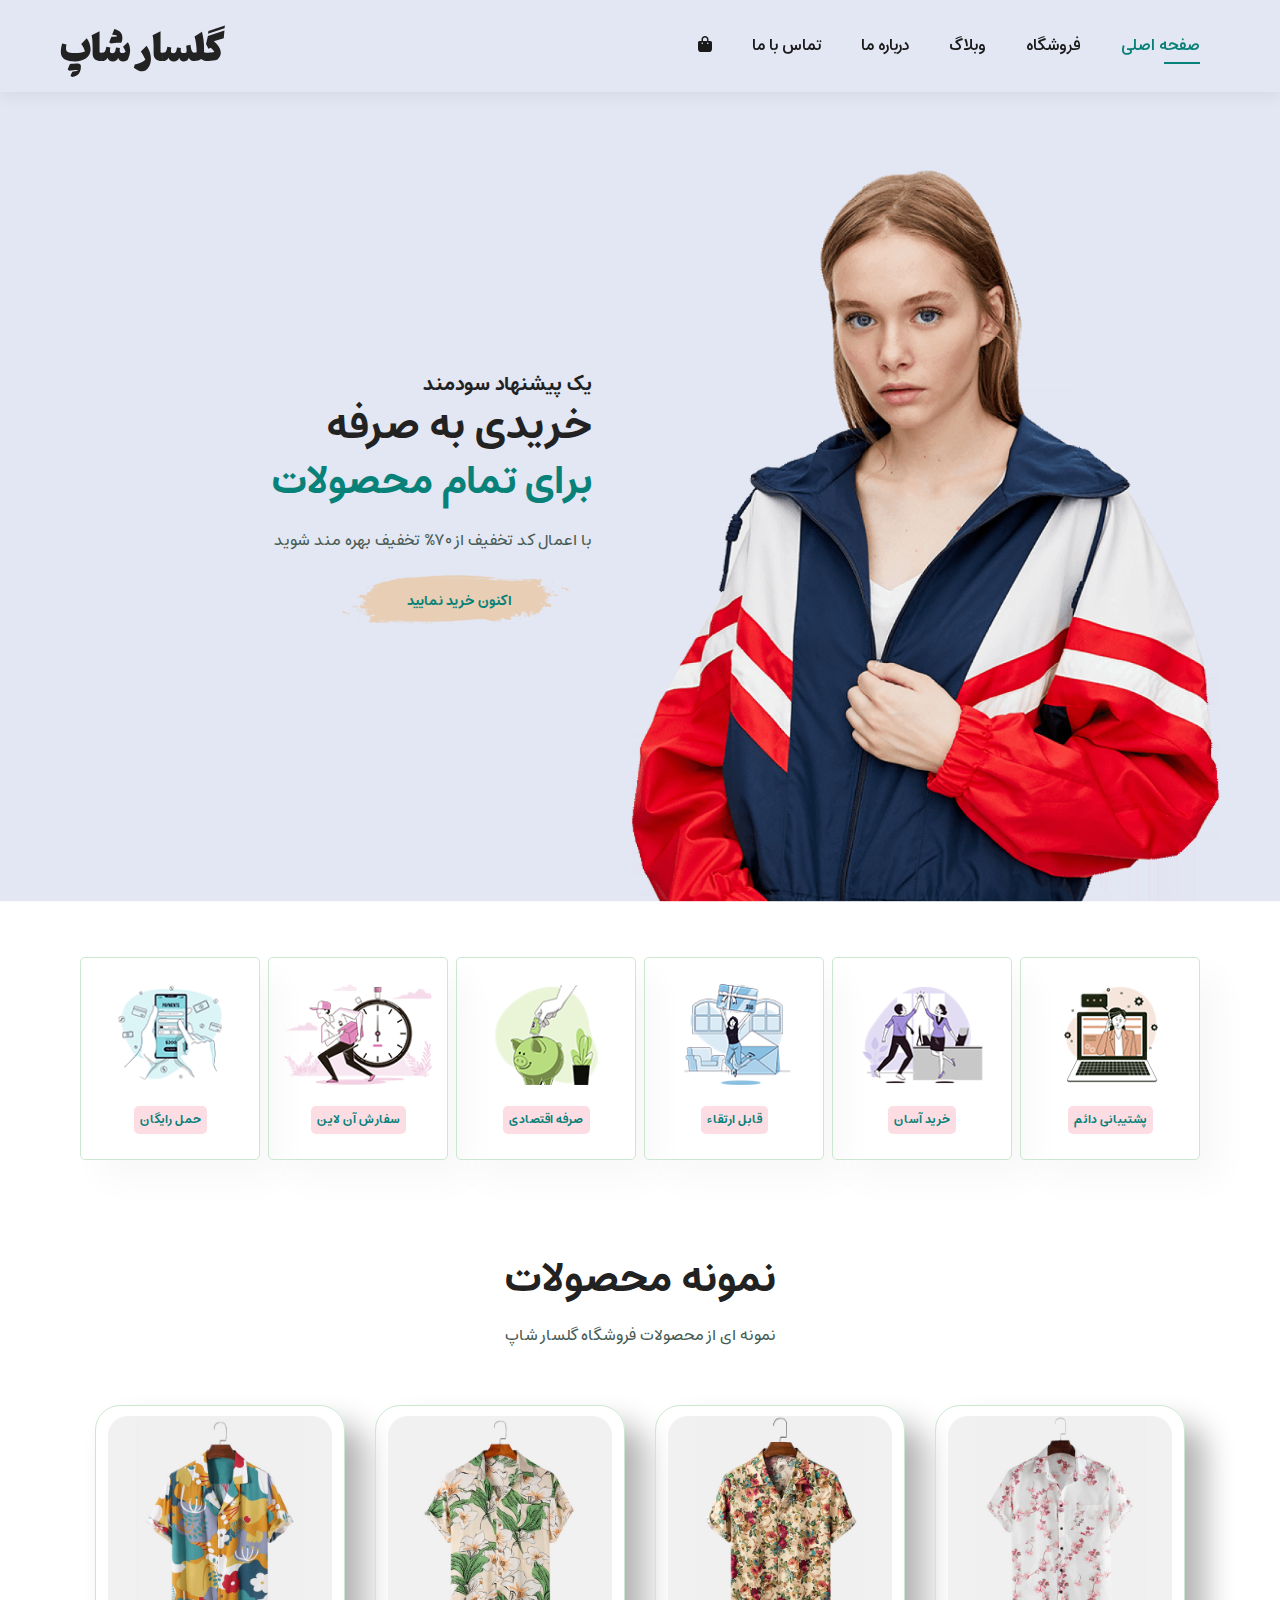
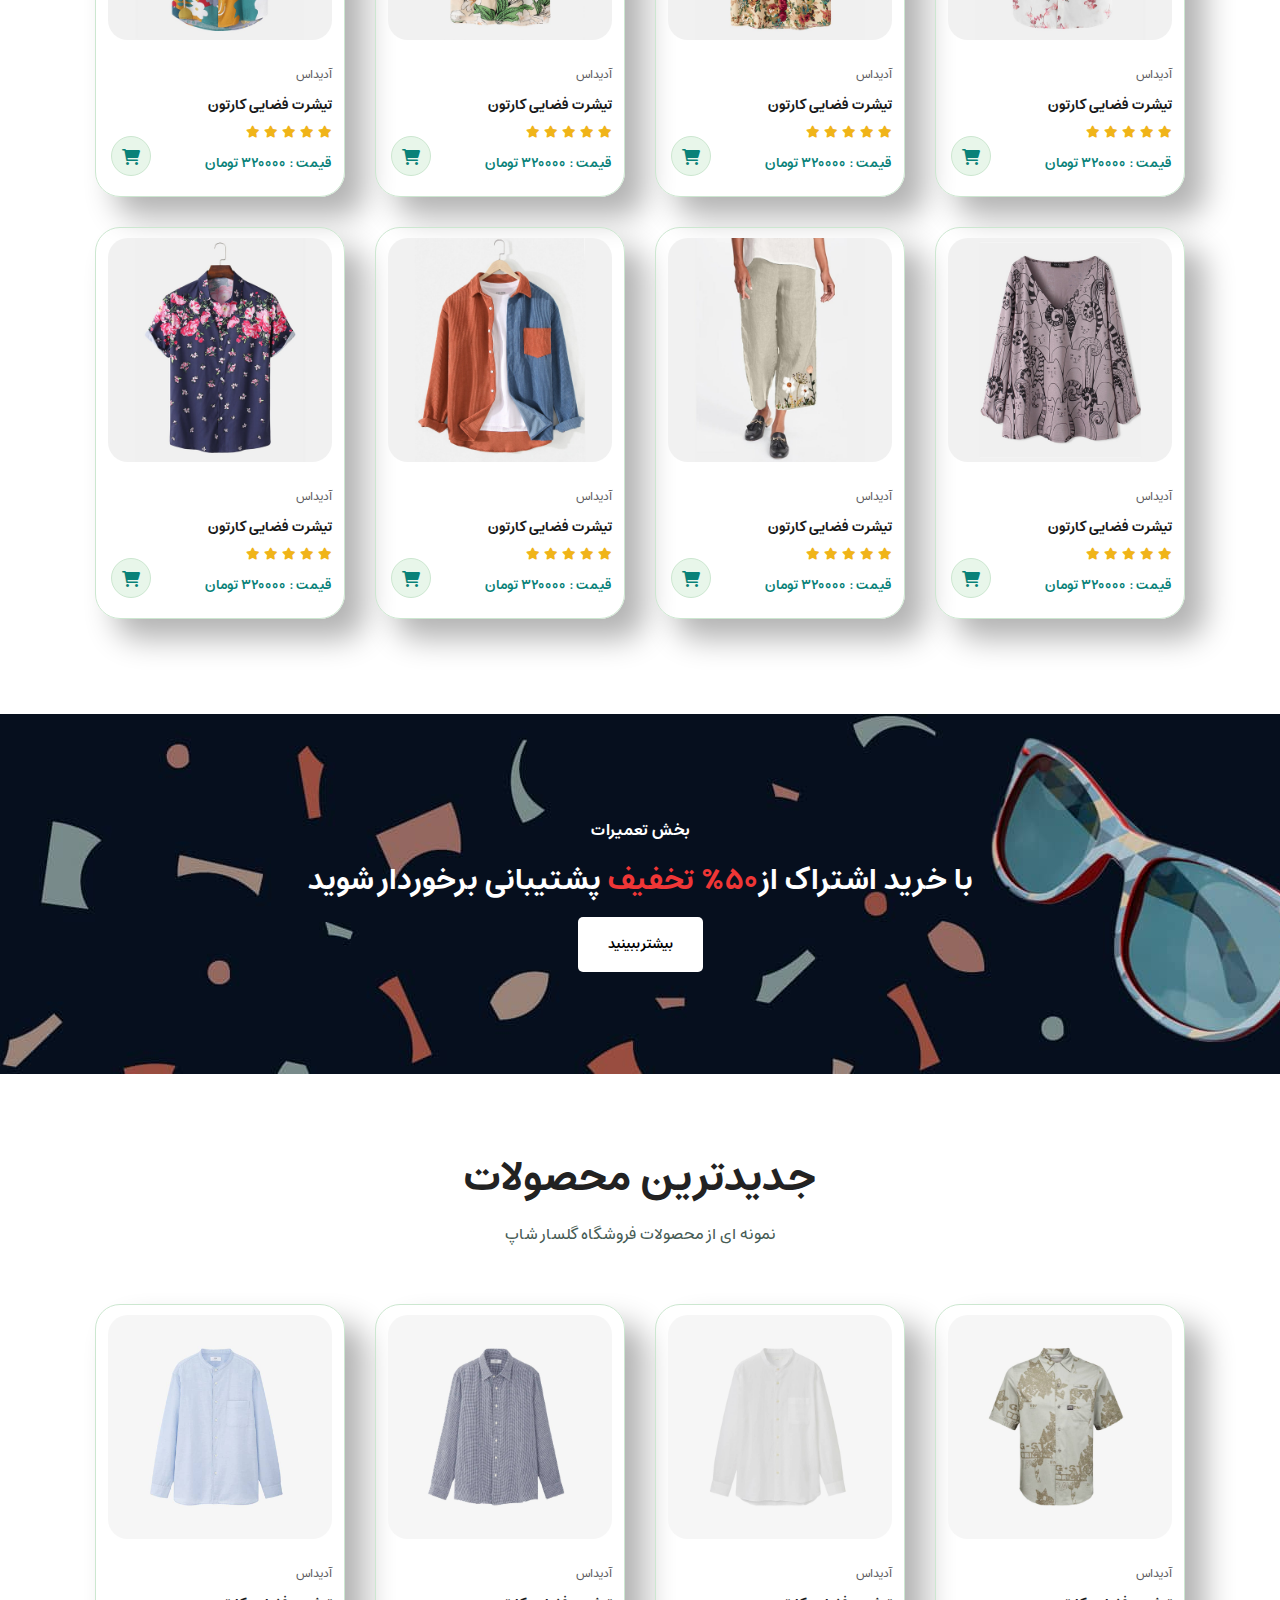
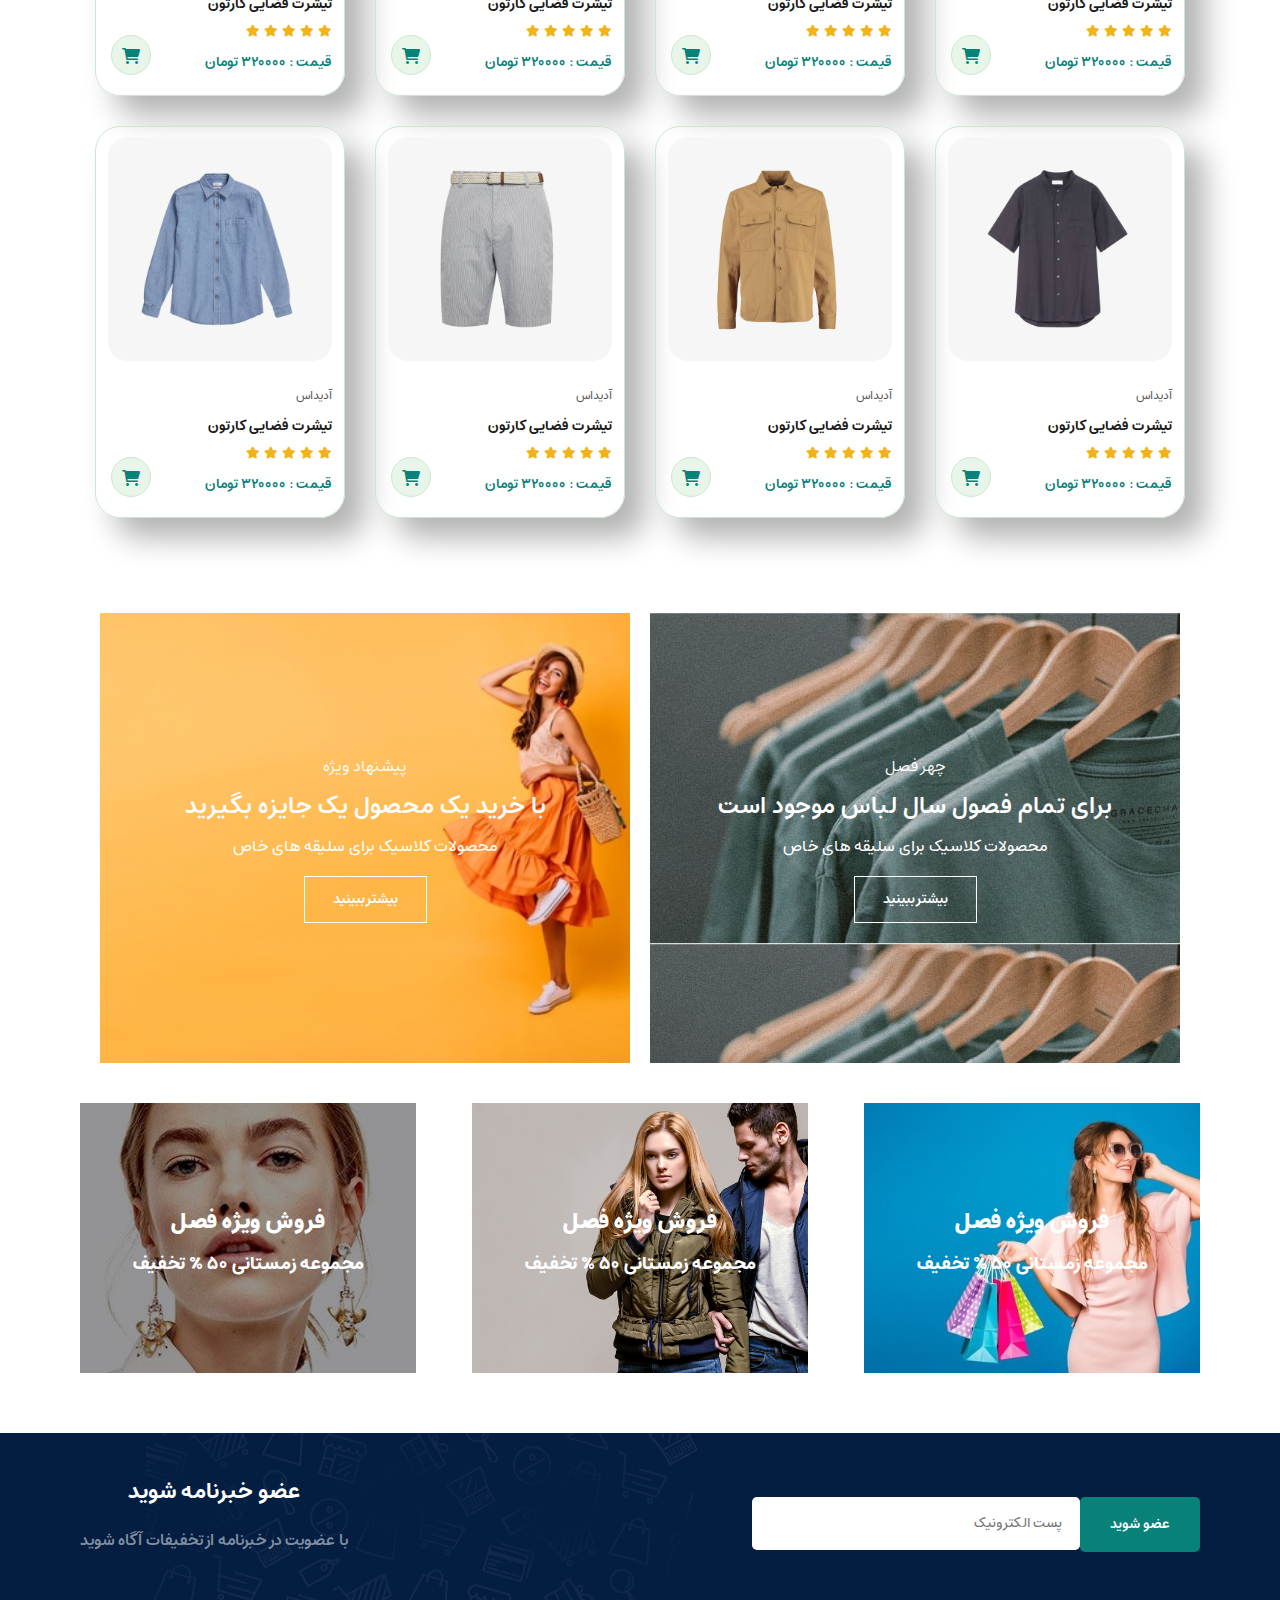
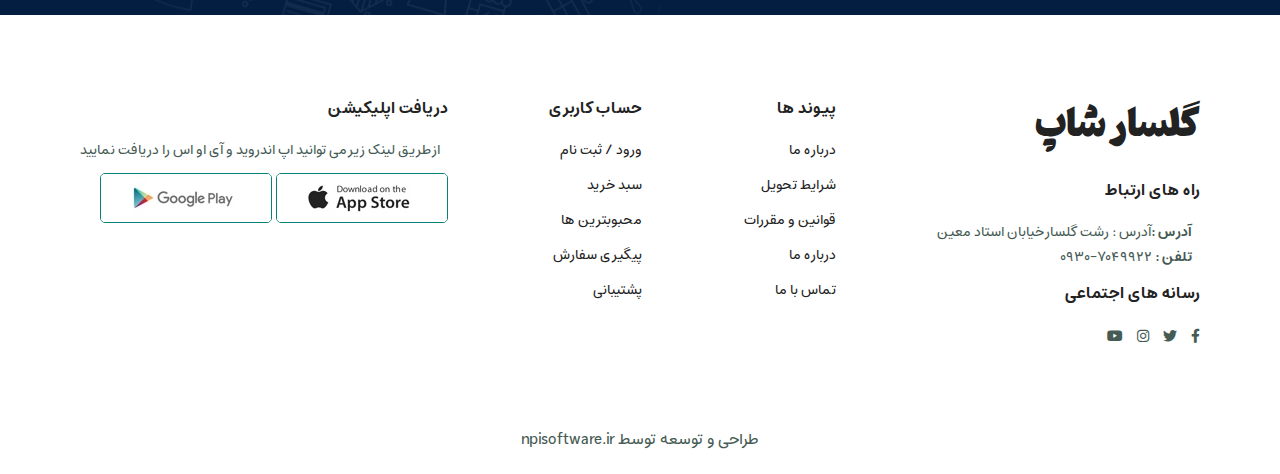
<file: index.html>
<!DOCTYPE html>
<html lang="en">
<head>
    <meta charset="UTF-8">
    <meta http-equiv="X-UA-Compatible" content="IE=edge">
    <meta name="viewport" content="width=device-width, initial-scale=1.0">
    <link rel="stylesheet" href="https://cdnjs.cloudflare.com/ajax/libs/font-awesome/6.0.0-beta3/css/all.min.css">
    <link rel="stylesheet" href="style.css">
    <title>فروشگاه اینترنتی</title>
</head>
<body>
    <section id="header">
        <a href="#"><h2 class="logo">گلسار شاپ</h2></a>
        <div>
            <ul id="navbar">
                <li><a href="index.html" class="active">صفحه اصلی</a></li>
                <li><a href="shop.html">فروشگاه</a></li>
                <li><a href="blog.html">وبلاگ</a></li>
                <li><a href="about.html">درباره ما</a></li>
                <li><a href="contact.html">تماس با ما</a></li>
                <li><a href="cart.html"><i class="fas fa-shopping-bag"></i></a></li>
                <li><a href="#" id="close"><i class="fas fa-times"></i></a></li>
            </ul>
        </div>
        <div id="mobile">
            <a href="cart.html"><i class="fas fa-shopping-bag"></i></a>
            <i id="bar" class="fas fa-outdent"></i>
        </div>
    </section>
    <section id="hero">
        <div class="content">
            <h4>یک پیشنهاد سودمند</h4>
            <h2>خریدی به صرفه</h2>
            <h1>برای تمام محصولات</h1>
            <p>با اعمال کد تخفیف از 70% تخفیف بهره مند شوید</p>
            <button>اکنون خرید نمایید</button>
        </div>
    </section>
    <section id="feature" class="section-p1">
        <div class="fe-box">
            <img src="img/features/f1.png">
            <h6>حمل رایگان</h6>
        </div>
        <div class="fe-box">
            <img src="img/features/f2.png">
            <h6>سفارش آن لاین</h6>
        </div>
        <div class="fe-box">
            <img src="img/features/f3.png">
            <h6>صرفه اقتصادی</h6>
        </div>
        <div class="fe-box">
            <img src="img/features/f4.png">
            <h6>قابل ارتقاء</h6>
        </div>
        <div class="fe-box">
            <img src="img/features/f5.png">
            <h6>خرید آسان</h6>
        </div>
        <div class="fe-box">
            <img src="img/features/f6.png">
            <h6>پشتیبانی دائم</h6>
        </div>
    </section>
    <section id="product1" class="section-p1">
        <h2>نمونه محصولات</h2>
        <p>نمونه ای از محصولات فروشگاه گلسار شاپ</p>
        <div class="pro-container">
            <div class="pro">
                <a href="product.html">
                    <img src="img/products/f1.jpg">
                    <div class="des">
                        <span>آدیداس</span>
                        <h5>تیشرت فضایی کارتون</h5>
                        <div class="star">
                            <i class="fas fa-star"></i>
                            <i class="fas fa-star"></i>
                            <i class="fas fa-star"></i>
                            <i class="fas fa-star"></i>
                            <i class="fas fa-star"></i>
                        </div>
                        <h4>قیمت : 320000 تومان</h4>
                    </div>
                </a>
                <a href="#"><i class="fas fa-shopping-cart cart"></i></a>
            </div>
            <div class="pro">
                <a href="product.html">
                    <img src="img/products/f2.jpg">
                    <div class="des">
                        <span>آدیداس</span>
                        <h5>تیشرت فضایی کارتون</h5>
                        <div class="star">
                            <i class="fas fa-star"></i>
                            <i class="fas fa-star"></i>
                            <i class="fas fa-star"></i>
                            <i class="fas fa-star"></i>
                            <i class="fas fa-star"></i>
                        </div>
                        <h4>قیمت : 320000 تومان</h4>
                    </div>
                </a>
                <a href="#"><i class="fas fa-shopping-cart cart"></i></a>
            </div>
            <div class="pro">
                <a href="product.html">
                    <img src="img/products/f3.jpg">
                    <div class="des">
                        <span>آدیداس</span>
                        <h5>تیشرت فضایی کارتون</h5>
                        <div class="star">
                            <i class="fas fa-star"></i>
                            <i class="fas fa-star"></i>
                            <i class="fas fa-star"></i>
                            <i class="fas fa-star"></i>
                            <i class="fas fa-star"></i>
                        </div>
                        <h4>قیمت : 320000 تومان</h4>
                    </div>
                </a>
                <a href="#"><i class="fas fa-shopping-cart cart"></i></a>
            </div>
            <div class="pro">
                <a href="product.html">
                    <img src="img/products/f4.jpg">
                    <div class="des">
                        <span>آدیداس</span>
                        <h5>تیشرت فضایی کارتون</h5>
                        <div class="star">
                            <i class="fas fa-star"></i>
                            <i class="fas fa-star"></i>
                            <i class="fas fa-star"></i>
                            <i class="fas fa-star"></i>
                            <i class="fas fa-star"></i>
                        </div>
                        <h4>قیمت : 320000 تومان</h4>
                    </div>
                </a>
                <a href="#"><i class="fas fa-shopping-cart cart"></i></a>
            </div>
            <div class="pro">
                <a href="product.html">
                    <img src="img/products/f5.jpg">
                    <div class="des">
                        <span>آدیداس</span>
                        <h5>تیشرت فضایی کارتون</h5>
                        <div class="star">
                            <i class="fas fa-star"></i>
                            <i class="fas fa-star"></i>
                            <i class="fas fa-star"></i>
                            <i class="fas fa-star"></i>
                            <i class="fas fa-star"></i>
                        </div>
                        <h4>قیمت : 320000 تومان</h4>
                    </div>
                </a>
                <a href="#"><i class="fas fa-shopping-cart cart"></i></a>
            </div>
            <div class="pro">
                <img src="img/products/f6.jpg">
                <div class="des">
                    <span>آدیداس</span>
                    <h5>تیشرت فضایی کارتون</h5>
                    <div class="star">
                        <i class="fas fa-star"></i>
                        <i class="fas fa-star"></i>
                        <i class="fas fa-star"></i>
                        <i class="fas fa-star"></i>
                        <i class="fas fa-star"></i>
                    </div>
                    <h4>قیمت : 320000 تومان</h4>
                </div>
                <a href="#"><i class="fas fa-shopping-cart cart"></i></a>
            </div>
            <div class="pro">
                <img src="img/products/f7.jpg">
                <div class="des">
                    <span>آدیداس</span>
                    <h5>تیشرت فضایی کارتون</h5>
                    <div class="star">
                        <i class="fas fa-star"></i>
                        <i class="fas fa-star"></i>
                        <i class="fas fa-star"></i>
                        <i class="fas fa-star"></i>
                        <i class="fas fa-star"></i>
                    </div>
                    <h4>قیمت : 320000 تومان</h4>
                </div>
                <a href="#"><i class="fas fa-shopping-cart cart"></i></a>
            </div>
            <div class="pro">
                <img src="img/products/f8.jpg">
                <div class="des">
                    <span>آدیداس</span>
                    <h5>تیشرت فضایی کارتون</h5>
                    <div class="star">
                        <i class="fas fa-star"></i>
                        <i class="fas fa-star"></i>
                        <i class="fas fa-star"></i>
                        <i class="fas fa-star"></i>
                        <i class="fas fa-star"></i>
                    </div>
                    <h4>قیمت : 320000 تومان</h4>
                </div>
                <a href="#"><i class="fas fa-shopping-cart cart"></i></a>
            </div>
        </div>
    </section>
    <section id="banner" class="section-m1">
        <h4>بخش تعمیرات</h4>
        <h2>با خرید اشتراک از<span>50% تخفیف</span> پشتیبانی برخوردار شوید</h2>
        <button class="normal">بیشتر ببینید</button>
    </section>
    <section id="product1" class="section-p1">
        <h2>جدیدترین محصولات</h2>
        <p>نمونه ای از محصولات فروشگاه گلسار شاپ</p>
        <div class="pro-container">
            <div class="pro">
                <img src="img/products/n1.jpg">
                <div class="des">
                    <span>آدیداس</span>
                    <h5>تیشرت فضایی کارتون</h5>
                    <div class="star">
                        <i class="fas fa-star"></i>
                        <i class="fas fa-star"></i>
                        <i class="fas fa-star"></i>
                        <i class="fas fa-star"></i>
                        <i class="fas fa-star"></i>
                    </div>
                    <h4>قیمت : 320000 تومان</h4>
                </div>
                <a href="#"><i class="fas fa-shopping-cart cart"></i></a>
            </div>
            <div class="pro">
                <img src="img/products/n2.jpg">
                <div class="des">
                    <span>آدیداس</span>
                    <h5>تیشرت فضایی کارتون</h5>
                    <div class="star">
                        <i class="fas fa-star"></i>
                        <i class="fas fa-star"></i>
                        <i class="fas fa-star"></i>
                        <i class="fas fa-star"></i>
                        <i class="fas fa-star"></i>
                    </div>
                    <h4>قیمت : 320000 تومان</h4>
                </div>
                <a href="#"><i class="fas fa-shopping-cart cart"></i></a>
            </div>
            <div class="pro">
                <img src="img/products/n3.jpg">
                <div class="des">
                    <span>آدیداس</span>
                    <h5>تیشرت فضایی کارتون</h5>
                    <div class="star">
                        <i class="fas fa-star"></i>
                        <i class="fas fa-star"></i>
                        <i class="fas fa-star"></i>
                        <i class="fas fa-star"></i>
                        <i class="fas fa-star"></i>
                    </div>
                    <h4>قیمت : 320000 تومان</h4>
                </div>
                <a href="#"><i class="fas fa-shopping-cart cart"></i></a>
            </div>
            <div class="pro">
                <img src="img/products/n4.jpg">
                <div class="des">
                    <span>آدیداس</span>
                    <h5>تیشرت فضایی کارتون</h5>
                    <div class="star">
                        <i class="fas fa-star"></i>
                        <i class="fas fa-star"></i>
                        <i class="fas fa-star"></i>
                        <i class="fas fa-star"></i>
                        <i class="fas fa-star"></i>
                    </div>
                    <h4>قیمت : 320000 تومان</h4>
                </div>
                <a href="#"><i class="fas fa-shopping-cart cart"></i></a>
            </div>
            <div class="pro">
                <img src="img/products/n5.jpg">
                <div class="des">
                    <span>آدیداس</span>
                    <h5>تیشرت فضایی کارتون</h5>
                    <div class="star">
                        <i class="fas fa-star"></i>
                        <i class="fas fa-star"></i>
                        <i class="fas fa-star"></i>
                        <i class="fas fa-star"></i>
                        <i class="fas fa-star"></i>
                    </div>
                    <h4>قیمت : 320000 تومان</h4>
                </div>
                <a href="#"><i class="fas fa-shopping-cart cart"></i></a>
            </div>
            <div class="pro">
                <img src="img/products/n6.jpg">
                <div class="des">
                    <span>آدیداس</span>
                    <h5>تیشرت فضایی کارتون</h5>
                    <div class="star">
                        <i class="fas fa-star"></i>
                        <i class="fas fa-star"></i>
                        <i class="fas fa-star"></i>
                        <i class="fas fa-star"></i>
                        <i class="fas fa-star"></i>
                    </div>
                    <h4>قیمت : 320000 تومان</h4>
                </div>
                <a href="#"><i class="fas fa-shopping-cart cart"></i></a>
            </div>
            <div class="pro">
                <img src="img/products/n7.jpg">
                <div class="des">
                    <span>آدیداس</span>
                    <h5>تیشرت فضایی کارتون</h5>
                    <div class="star">
                        <i class="fas fa-star"></i>
                        <i class="fas fa-star"></i>
                        <i class="fas fa-star"></i>
                        <i class="fas fa-star"></i>
                        <i class="fas fa-star"></i>
                    </div>
                    <h4>قیمت : 320000 تومان</h4>
                </div>
                <a href="#"><i class="fas fa-shopping-cart cart"></i></a>
            </div>
            <div class="pro">
                <img src="img/products/n8.jpg">
                <div class="des">
                    <span>آدیداس</span>
                    <h5>تیشرت فضایی کارتون</h5>
                    <div class="star">
                        <i class="fas fa-star"></i>
                        <i class="fas fa-star"></i>
                        <i class="fas fa-star"></i>
                        <i class="fas fa-star"></i>
                        <i class="fas fa-star"></i>
                    </div>
                    <h4>قیمت : 320000 تومان</h4>
                </div>
                <a href="#"><i class="fas fa-shopping-cart cart"></i></a>
            </div>
        </div>
    </section>
    <section id="sm-banner" class="section-p1">
        <div class="banner-box">
            <h4>پیشنهاد ویژه</h4>
            <h2>با خرید یک محصول یک جایزه بگیرید</h2>
            <span>محصولات کلاسیک برای سلیقه های خاص</span>
            <button class="white">بیشتر ببینید</button>
        </div>
        <div class="banner-box banner-box2">
            <h4>چهر فصل</h4>
            <h2>برای تمام فصول سال لباس موجود است</h2>
            <span>محصولات کلاسیک برای سلیقه های خاص</span>
            <button class="white">بیشتر ببینید</button>
        </div>
    </section>
    <section id="banner3">
        <div class="banner-box">
            <h2>فروش ویژه فصل</h2>
            <h3>مجموعه زمستانی 50 % تخفیف</h3>
        </div>
        <div class="banner-box banner-box2">
            <h2>فروش ویژه فصل</h2>
            <h3>مجموعه زمستانی 50 % تخفیف</h3>
        </div>
        <div class="banner-box banner-box3">
            <h2>فروش ویژه فصل</h2>
            <h3>مجموعه زمستانی 50 % تخفیف</h3>
        </div>
    </section>
    <section id="newsletter" class="section-p1 section-m1">
        <div class="newstext">
            <h4>عضو خبرنامه شوید</h4>
            <p>با عضویت در خبرنامه از تخفیفات آگاه شوید</p>
        </div>
        <div class="form">
            <input type="text" placeholder="پست الکترونیک">
            <button class="normal">عضو شوید</button>
        </div>
    </section>
    <footer class="section-p1">
        <div class="col">
            <a href="#"><h2 class="logo">گلسار شاپ</h2></a>
            <h4>راه های ارتباط</h4>
            <p><strong>آدرس :</strong>آدرس : رشت گلسار خیابان استاد معین</p>
            <p><strong>تلفن : </strong>7049922-0930</p>
            <div class="follow">
                <div class="icon">
                    <h4>رسانه های اجتماعی</h4>
                    <a href="#"><i class="fab fa-facebook-f"></i></a>
                    <a href="#"><i class="fab fa-twitter"></i></a>
                    <a href="#"><i class="fab fa-instagram"></i></a>
                    <a href="#"><i class="fab fa-youtube"></i></a>
                </div>
            </div>
        </div>
        <div class="col">
            <h4>پیوند ها</h4>
            <a href="#">درباره ما</a>
            <a href="#">شرایط تحویل</a>
            <a href="#">قوانین و مقررات</a>
            <a href="">درباره ما</a>
            <a href="#">تماس با ما</a>
        </div>
        <div class="col">
            <h4>حساب کاربری</h4>
            <a href="#">ورود / ثبت نام</a>
            <a href="#">سبد خرید</a>
            <a href="#">محبوبترین ها</a>
            <a href="">پیگیری سفارش</a>
            <a href="#">پشتیبانی</a>
        </div>
        <div class="col install">
            <h4>دریافت اپلیکیشن</h4>
            <p>از طریق لینک زیر می توانید اپ اندروید و آی او اس را دریافت نمایید</p>
            <div class="row">
                <img src="img/pay/app.jpg">
                <img src="img/pay/play.jpg">
            </div>
        </div>
    </footer>
    <div class="copyright">
        <p>طراحی و توسعه توسط npisoftware.ir</p>
    </div>




    <script src="script.js"></script>
</body>
</html>
</file>
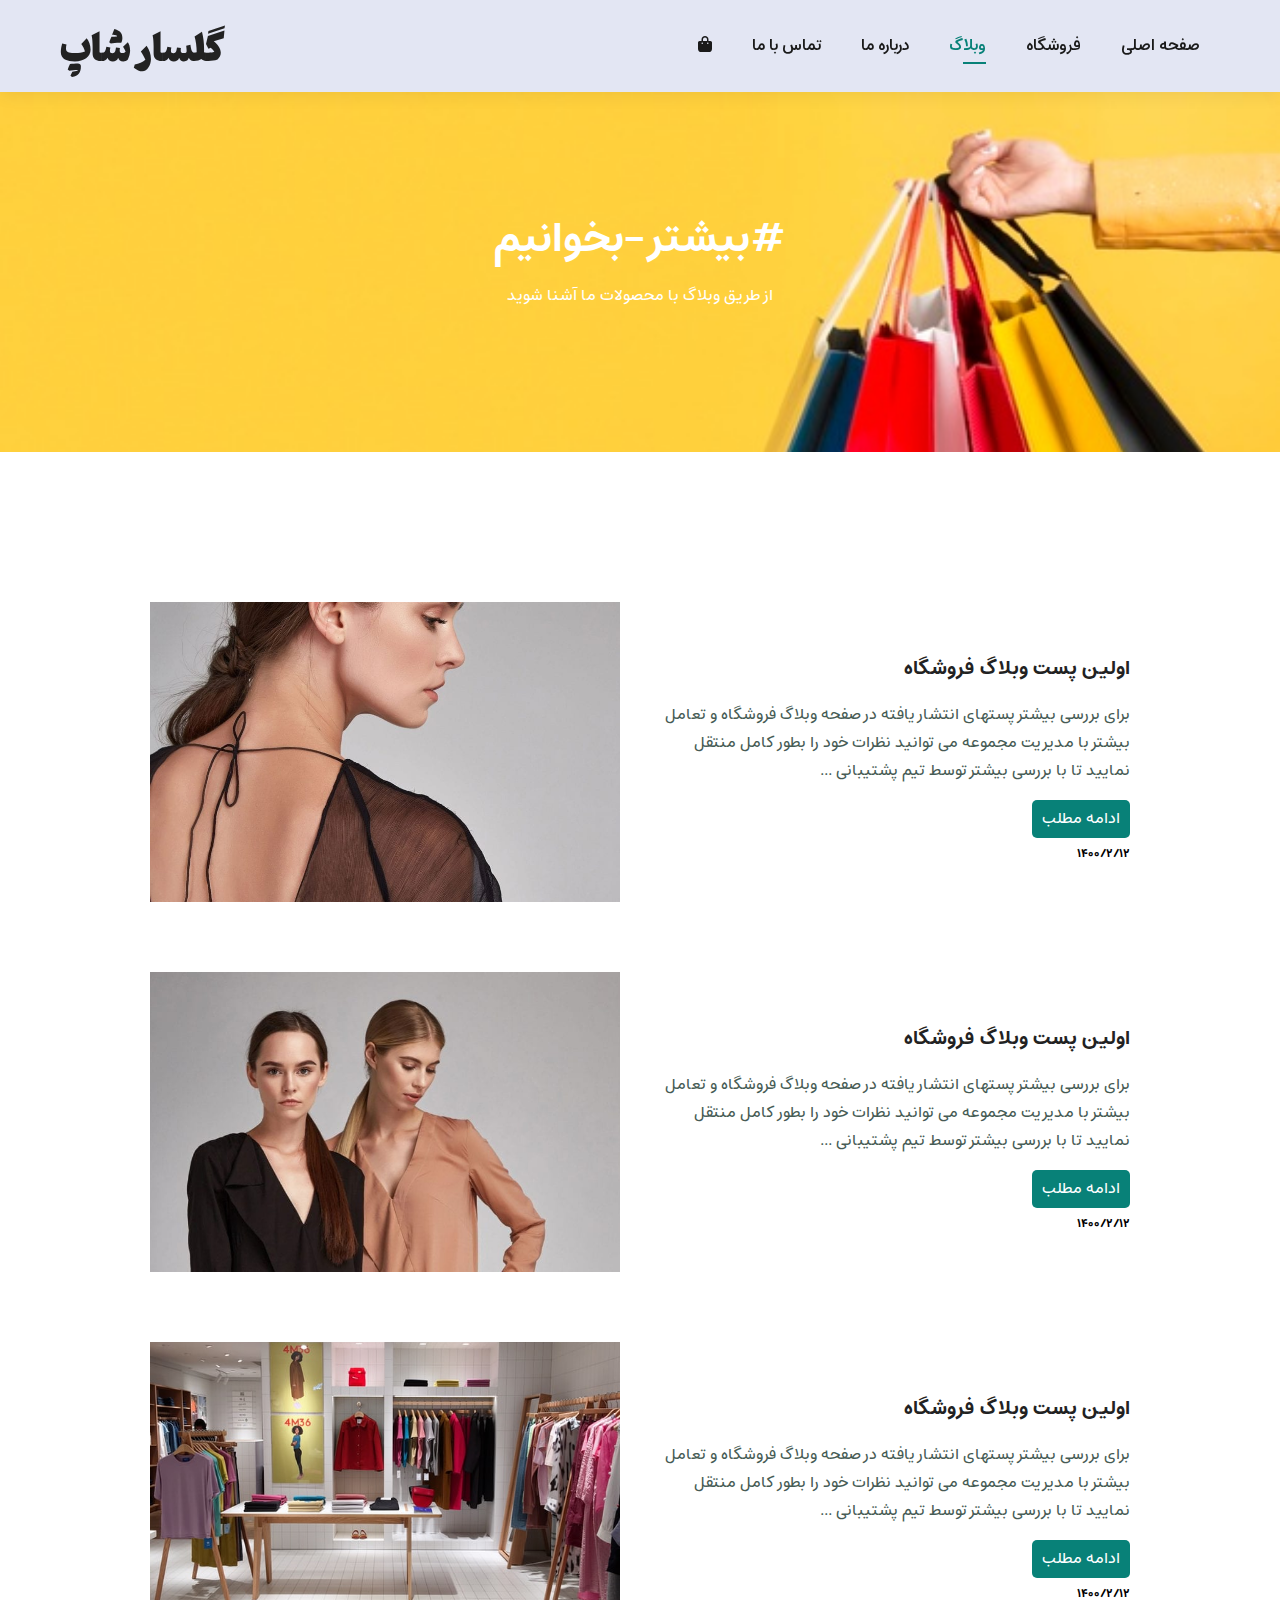
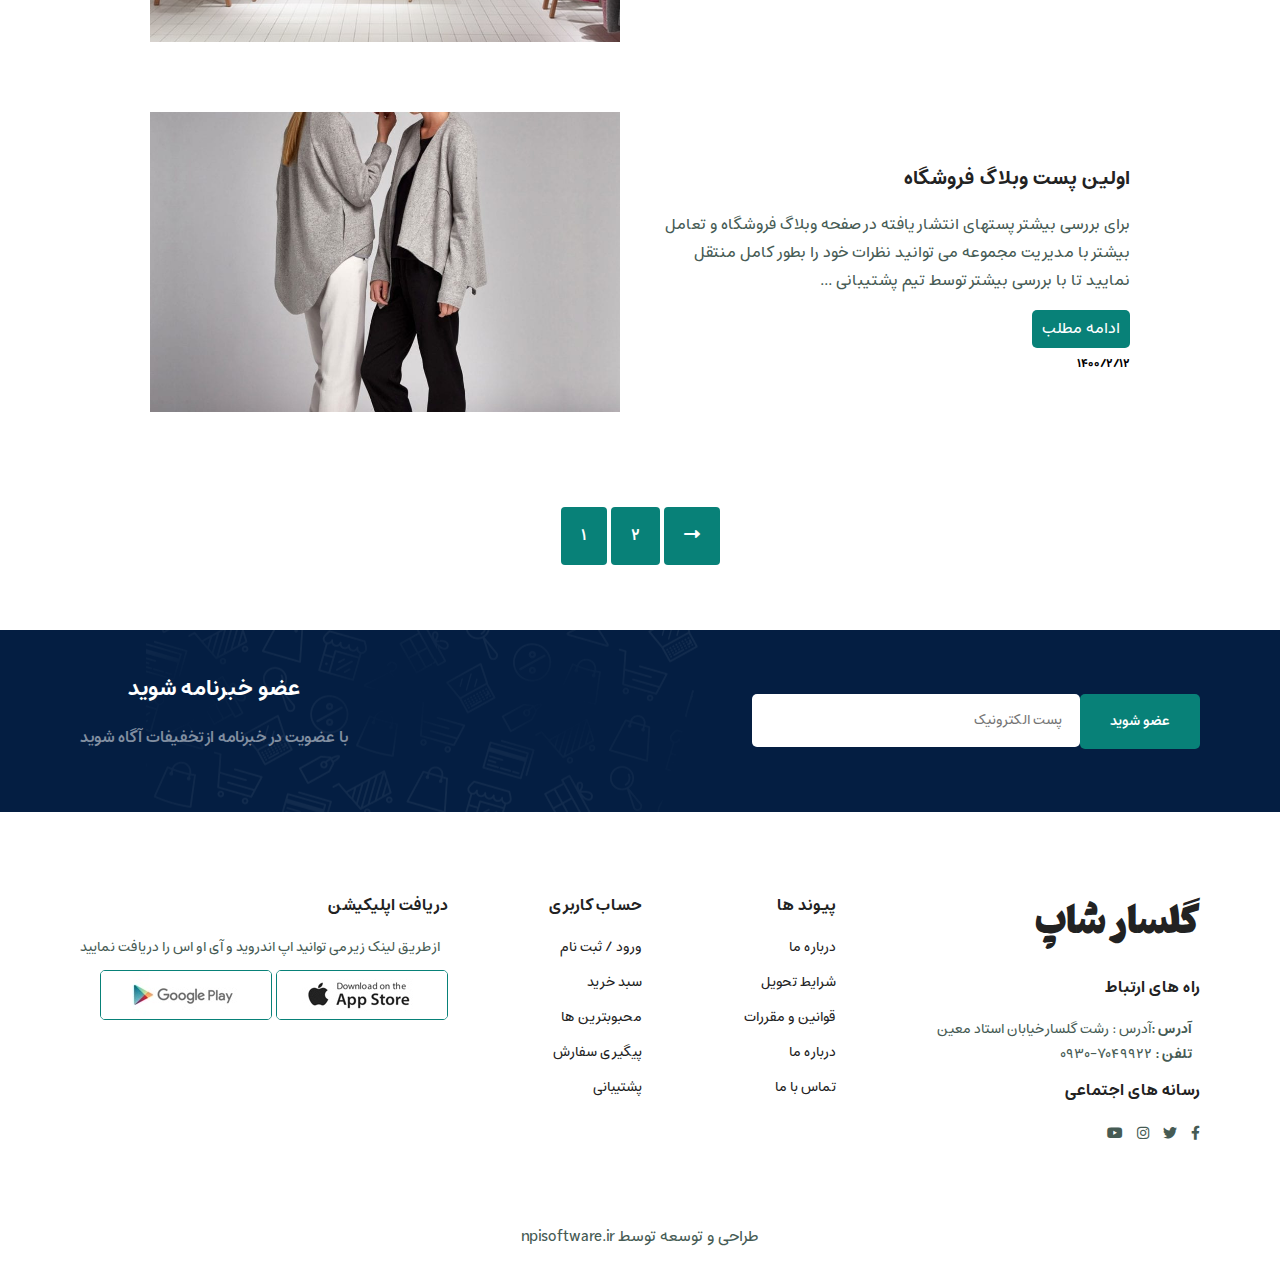
<file: blog.html>
<!DOCTYPE html>
<html lang="en">
<head>
    <meta charset="UTF-8">
    <meta http-equiv="X-UA-Compatible" content="IE=edge">
    <meta name="viewport" content="width=device-width, initial-scale=1.0">
    <link rel="stylesheet" href="https://cdnjs.cloudflare.com/ajax/libs/font-awesome/6.0.0-beta3/css/all.min.css">
    <link rel="stylesheet" href="style.css">
    <title>فروشگاه اینترنتی</title>
</head>
<body>
    <section id="header">
        <a href="#"><h2 class="logo">گلسار شاپ</h2></a>
        <div>
            <ul id="navbar">
                <li><a href="index.html">صفحه اصلی</a></li>
                <li><a href="shop.html">فروشگاه</a></li>
                <li><a href="blog.html" class="active">وبلاگ</a></li>
                <li><a href="about.html">درباره ما</a></li>
                <li><a href="contact.html">تماس با ما</a></li>
                <li><a href="cart.html"><i class="fas fa-shopping-bag"></i></a></li>
                <li><a href="#" id="close"><i class="fas fa-times"></i></a></li>
            </ul>
        </div>
        <div id="mobile">
            <a href="cart.html"><i class="fas fa-shopping-bag"></i></a>
            <i id="bar" class="fas fa-outdent"></i>
        </div>
    </section>
    <section id="page-header" class="blog-header">
        <div class="content">
            <h2>بیشتر-بخوانیم#</h2>
            <p>از طریق وبلاگ با محصولات ما آشنا شوید</p>
        </div>
    </section>
    <section id="blog">
        <div class="blog-box">
            <div class="blog-img">
                <img src="img/blog/b1.jpg" alt=""> 
            </div>
            <div class="blog-details">
                <h4>اولین پست وبلاگ فروشگاه</h4>
                <p>برای بررسی بیشتر پستهای انتشار یافته در صفحه وبلاگ فروشگاه و تعامل بیشتر با مدیریت مجموعه می توانید نظرات خود را بطور کامل منتقل نمایید تا با بررسی بیشتر توسط تیم پشتیبانی ...</p>
                <a href="#">ادامه مطلب</a>
                <h6>1400/2/12</h6>
            </div>
        </div>
        <div class="blog-box">
            <div class="blog-img">
                <img src="img/blog/b2.jpg" alt=""> 
            </div>
            <div class="blog-details">
                <h4>اولین پست وبلاگ فروشگاه</h4>
                <p>برای بررسی بیشتر پستهای انتشار یافته در صفحه وبلاگ فروشگاه و تعامل بیشتر با مدیریت مجموعه می توانید نظرات خود را بطور کامل منتقل نمایید تا با بررسی بیشتر توسط تیم پشتیبانی ...</p>
                <a href="#">ادامه مطلب</a>
                <h6>1400/2/12</h6>
            </div>
        </div>
        <div class="blog-box">
            <div class="blog-img">
                <img src="img/blog/b3.jpg" alt=""> 
            </div>
            <div class="blog-details">
                <h4>اولین پست وبلاگ فروشگاه</h4>
                <p>برای بررسی بیشتر پستهای انتشار یافته در صفحه وبلاگ فروشگاه و تعامل بیشتر با مدیریت مجموعه می توانید نظرات خود را بطور کامل منتقل نمایید تا با بررسی بیشتر توسط تیم پشتیبانی ...</p>
                <a href="#">ادامه مطلب</a>
                <h6>1400/2/12</h6>
            </div>
        </div>
        <div class="blog-box">
            <div class="blog-img">
                <img src="img/blog/b4.jpg" alt=""> 
            </div>
            <div class="blog-details">
                <h4>اولین پست وبلاگ فروشگاه</h4>
                <p>برای بررسی بیشتر پستهای انتشار یافته در صفحه وبلاگ فروشگاه و تعامل بیشتر با مدیریت مجموعه می توانید نظرات خود را بطور کامل منتقل نمایید تا با بررسی بیشتر توسط تیم پشتیبانی ...</p>
                <a href="#">ادامه مطلب</a>
                <h6>1400/2/12</h6>
            </div>
        </div>
    </section>
    <section id="pagination" class="section-p1">
        <a href="#">1</a>
        <a href="#">2</a>
        <a href="#"><i class="fa fa-long-arrow-alt-right"></i></a>
    </section>
    <section id="newsletter" class="section-p1 section-m1">
        <div class="newstext">
            <h4>عضو خبرنامه شوید</h4>
            <p>با عضویت در خبرنامه از تخفیفات آگاه شوید</p>
        </div>
        <div class="form">
            <input type="text" placeholder="پست الکترونیک">
            <button class="normal">عضو شوید</button>
        </div>
    </section>
    <footer class="section-p1">
        <div class="col">
            <a href="#"><h2 class="logo">گلسار شاپ</h2></a>
            <h4>راه های ارتباط</h4>
            <p><strong>آدرس :</strong>آدرس : رشت گلسار خیابان استاد معین</p>
            <p><strong>تلفن : </strong>7049922-0930</p>
            <div class="follow">
                <div class="icon">
                    <h4>رسانه های اجتماعی</h4>
                    <a href="#"><i class="fab fa-facebook-f"></i></a>
                    <a href="#"><i class="fab fa-twitter"></i></a>
                    <a href="#"><i class="fab fa-instagram"></i></a>
                    <a href="#"><i class="fab fa-youtube"></i></a>
                </div>
            </div>
        </div>
        <div class="col">
            <h4>پیوند ها</h4>
            <a href="#">درباره ما</a>
            <a href="#">شرایط تحویل</a>
            <a href="#">قوانین و مقررات</a>
            <a href="">درباره ما</a>
            <a href="#">تماس با ما</a>
        </div>
        <div class="col">
            <h4>حساب کاربری</h4>
            <a href="#">ورود / ثبت نام</a>
            <a href="#">سبد خرید</a>
            <a href="#">محبوبترین ها</a>
            <a href="">پیگیری سفارش</a>
            <a href="#">پشتیبانی</a>
        </div>
        <div class="col install">
            <h4>دریافت اپلیکیشن</h4>
            <p>از طریق لینک زیر می توانید اپ اندروید و آی او اس را دریافت نمایید</p>
            <div class="row">
                <img src="img/pay/app.jpg">
                <img src="img/pay/play.jpg">
            </div>
        </div>
    </footer>
    <div class="copyright">
        <p>طراحی و توسعه توسط npisoftware.ir</p>
    </div>


    <script src="script.js"></script>
</body>
</html>
</file>
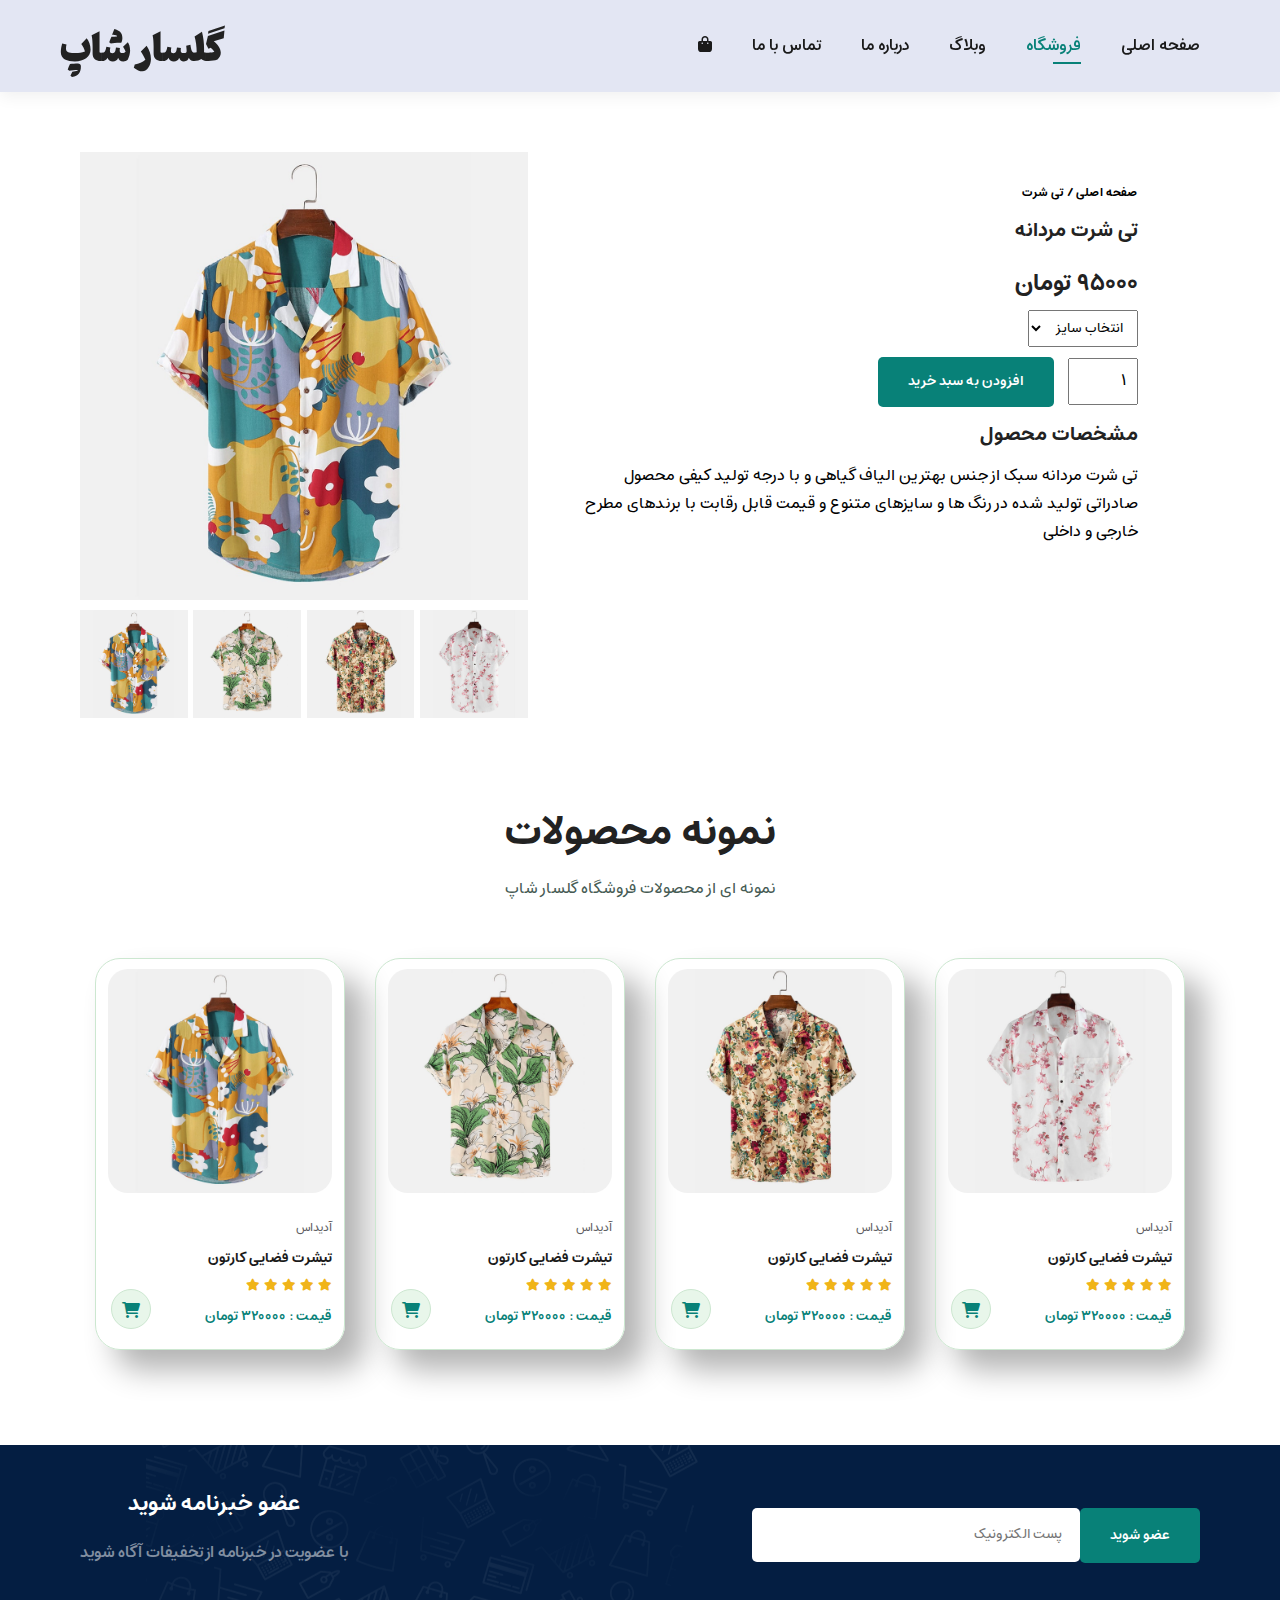
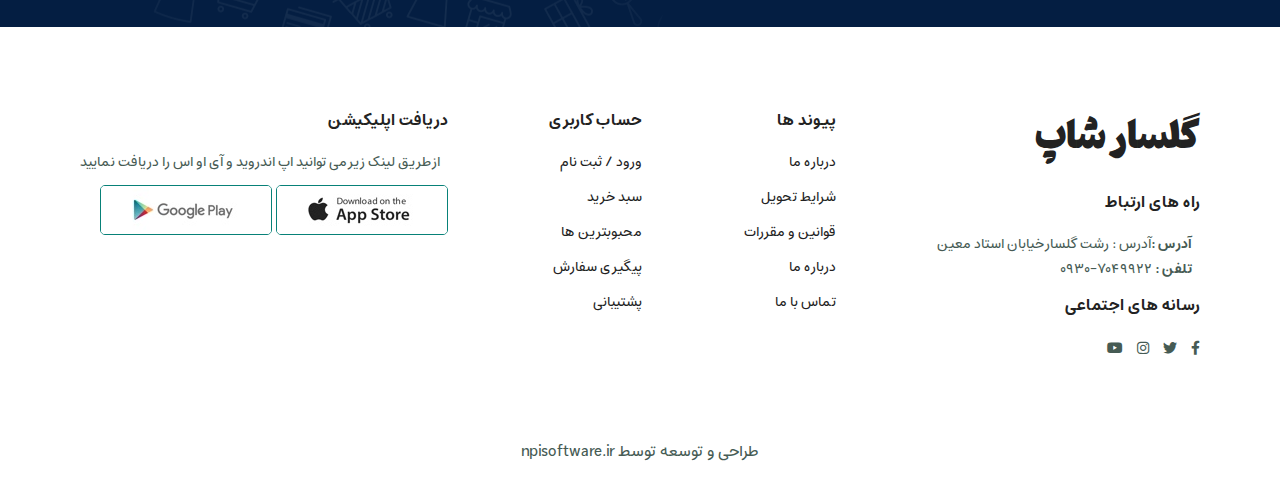
<file: product.html>
<!DOCTYPE html>
<html lang="en">
<head>
    <meta charset="UTF-8">
    <meta http-equiv="X-UA-Compatible" content="IE=edge">
    <meta name="viewport" content="width=device-width, initial-scale=1.0">
    <link rel="stylesheet" href="https://cdnjs.cloudflare.com/ajax/libs/font-awesome/6.0.0-beta3/css/all.min.css">
    <link rel="stylesheet" href="style.css">
    <title>فروشگاه اینترنتی</title>
</head>
<body>
    <section id="header">
        <a href="#"><h2 class="logo">گلسار شاپ</h2></a>
        <div>
            <ul id="navbar">
                <li><a href="index.html">صفحه اصلی</a></li>
                <li><a href="shop.html" class="active">فروشگاه</a></li>
                <li><a href="blog.html">وبلاگ</a></li>
                <li><a href="about.html">درباره ما</a></li>
                <li><a href="contact.html">تماس با ما</a></li>
                <li><a href="cart.html"><i class="fas fa-shopping-bag"></i></a></li>
                <li><a href="#" id="close"><i class="fas fa-times"></i></a></li>
            </ul>
        </div>
        <div id="mobile">
            <a href="cart.html"><i class="fas fa-shopping-bag"></i></a>
            <i id="bar" class="fas fa-outdent"></i>
        </div>
    </section>
    <section id="prodetails" class="section-p1">
        <div class="single-pro-image">
            <img src="img/products/f1.jpg" id="MainImg" width="100%" alt="">
            <div class="small-img-group">
                <div class="small-img-col">
                    <img src="img/products/f1.jpg" width="100%" class="small-img" alt="">
                </div>
                <div class="small-img-col">
                    <img src="img/products/f2.jpg" width="100%" class="small-img" alt="">
                </div>
                <div class="small-img-col">
                    <img src="img/products/f3.jpg" width="100%" class="small-img" alt="">
                </div>
                <div class="small-img-col">
                    <img src="img/products/f4.jpg" width="100%" class="small-img" alt="">
                </div>
            </div>
        </div>
        <div class="single-pro-details">
            <h6>صفحه اصلی / تی شرت</h6>
            <h4>تی شرت مردانه</h4>
            <h2>95000 تومان</h2>
            <select>
                <option>انتخاب سایز</option>
                <option>SM</option>
                <option>La</option>
                <option>Xl</option>
                <option>XXL</option>
            </select>
            <input type="number" value="1" min="1">
            <button class="normal">افزودن به سبد خرید</button>
            <h4>مشخصات محصول</h4>
            <span>تی شرت مردانه سبک از جنس بهترین الیاف گیاهی و با درجه تولید کیفی محصول صادراتی تولید شده در رنگ ها و سایزهای متنوع و قیمت قابل رقابت با برندهای مطرح خارجی و داخلی</span>
        </div>
    </section>
    <section id="product1" class="section-p1">
        <h2>نمونه محصولات</h2>
        <p>نمونه ای از محصولات فروشگاه گلسار شاپ</p>
        <div class="pro-container">
            <div class="pro">
                <img src="img/products/f1.jpg">
                <div class="des">
                    <span>آدیداس</span>
                    <h5>تیشرت فضایی کارتون</h5>
                    <div class="star">
                        <i class="fas fa-star"></i>
                        <i class="fas fa-star"></i>
                        <i class="fas fa-star"></i>
                        <i class="fas fa-star"></i>
                        <i class="fas fa-star"></i>
                    </div>
                    <h4>قیمت : 320000 تومان</h4>
                </div>
                <a href="#"><i class="fas fa-shopping-cart cart"></i></a>
            </div>
            <div class="pro">
                <img src="img/products/f2.jpg">
                <div class="des">
                    <span>آدیداس</span>
                    <h5>تیشرت فضایی کارتون</h5>
                    <div class="star">
                        <i class="fas fa-star"></i>
                        <i class="fas fa-star"></i>
                        <i class="fas fa-star"></i>
                        <i class="fas fa-star"></i>
                        <i class="fas fa-star"></i>
                    </div>
                    <h4>قیمت : 320000 تومان</h4>
                </div>
                <a href="#"><i class="fas fa-shopping-cart cart"></i></a>
            </div>
            <div class="pro">
                <img src="img/products/f3.jpg">
                <div class="des">
                    <span>آدیداس</span>
                    <h5>تیشرت فضایی کارتون</h5>
                    <div class="star">
                        <i class="fas fa-star"></i>
                        <i class="fas fa-star"></i>
                        <i class="fas fa-star"></i>
                        <i class="fas fa-star"></i>
                        <i class="fas fa-star"></i>
                    </div>
                    <h4>قیمت : 320000 تومان</h4>
                </div>
                <a href="#"><i class="fas fa-shopping-cart cart"></i></a>
            </div>
            <div class="pro">
                <img src="img/products/f4.jpg">
                <div class="des">
                    <span>آدیداس</span>
                    <h5>تیشرت فضایی کارتون</h5>
                    <div class="star">
                        <i class="fas fa-star"></i>
                        <i class="fas fa-star"></i>
                        <i class="fas fa-star"></i>
                        <i class="fas fa-star"></i>
                        <i class="fas fa-star"></i>
                    </div>
                    <h4>قیمت : 320000 تومان</h4>
                </div>
                <a href="#"><i class="fas fa-shopping-cart cart"></i></a>
            </div>
        </div>
    </section>
    <section id="newsletter" class="section-p1 section-m1">
        <div class="newstext">
            <h4>عضو خبرنامه شوید</h4>
            <p>با عضویت در خبرنامه از تخفیفات آگاه شوید</p>
        </div>
        <div class="form">
            <input type="text" placeholder="پست الکترونیک">
            <button class="normal">عضو شوید</button>
        </div>
    </section>
    <footer class="section-p1">
        <div class="col">
            <a href="#"><h2 class="logo">گلسار شاپ</h2></a>
            <h4>راه های ارتباط</h4>
            <p><strong>آدرس :</strong>آدرس : رشت گلسار خیابان استاد معین</p>
            <p><strong>تلفن : </strong>7049922-0930</p>
            <div class="follow">
                <div class="icon">
                    <h4>رسانه های اجتماعی</h4>
                    <a href="#"><i class="fab fa-facebook-f"></i></a>
                    <a href="#"><i class="fab fa-twitter"></i></a>
                    <a href="#"><i class="fab fa-instagram"></i></a>
                    <a href="#"><i class="fab fa-youtube"></i></a>
                </div>
            </div>
        </div>
        <div class="col">
            <h4>پیوند ها</h4>
            <a href="#">درباره ما</a>
            <a href="#">شرایط تحویل</a>
            <a href="#">قوانین و مقررات</a>
            <a href="">درباره ما</a>
            <a href="#">تماس با ما</a>
        </div>
        <div class="col">
            <h4>حساب کاربری</h4>
            <a href="#">ورود / ثبت نام</a>
            <a href="#">سبد خرید</a>
            <a href="#">محبوبترین ها</a>
            <a href="">پیگیری سفارش</a>
            <a href="#">پشتیبانی</a>
        </div>
        <div class="col install">
            <h4>دریافت اپلیکیشن</h4>
            <p>از طریق لینک زیر می توانید اپ اندروید و آی او اس را دریافت نمایید</p>
            <div class="row">
                <img src="img/pay/app.jpg">
                <img src="img/pay/play.jpg">
            </div>
        </div>
    </footer>
    <div class="copyright">
        <p>طراحی و توسعه توسط npisoftware.ir</p>
    </div>



    <script src="script.js"></script>
</body>
</html>
</file>
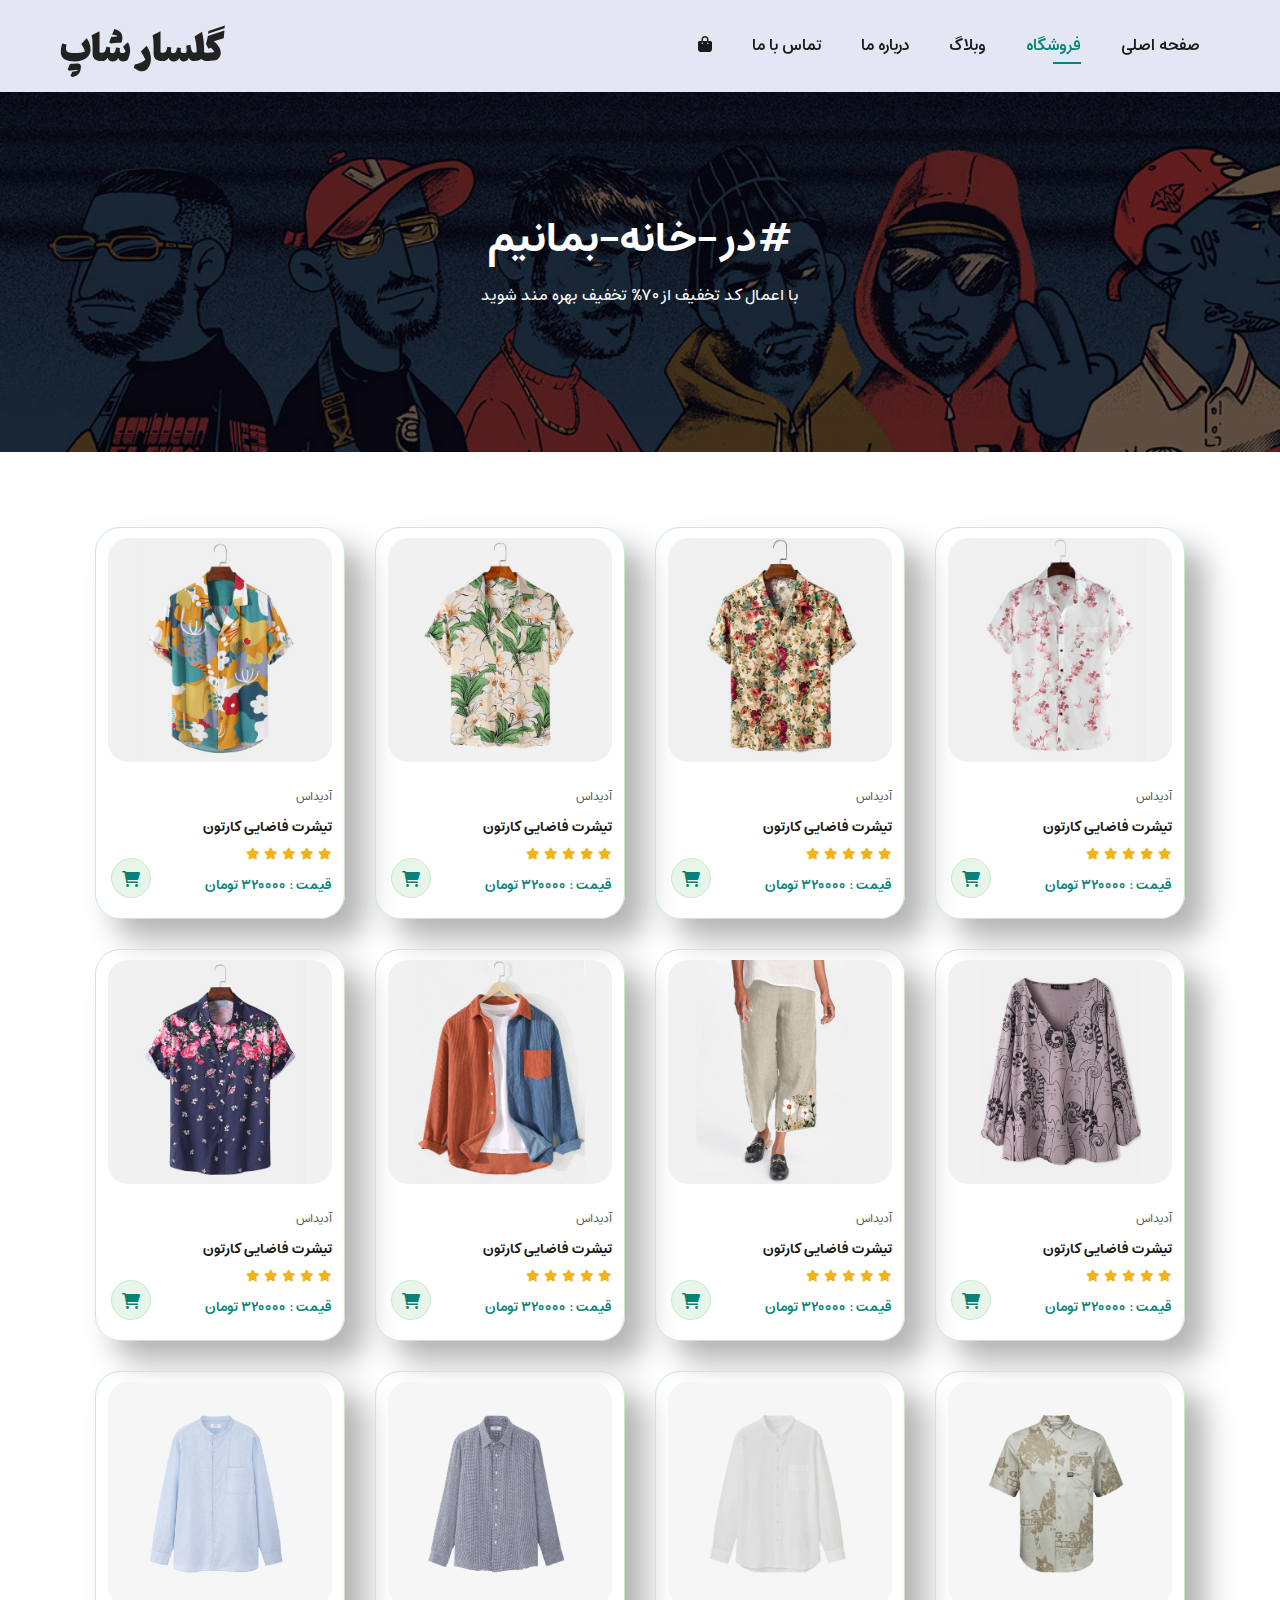
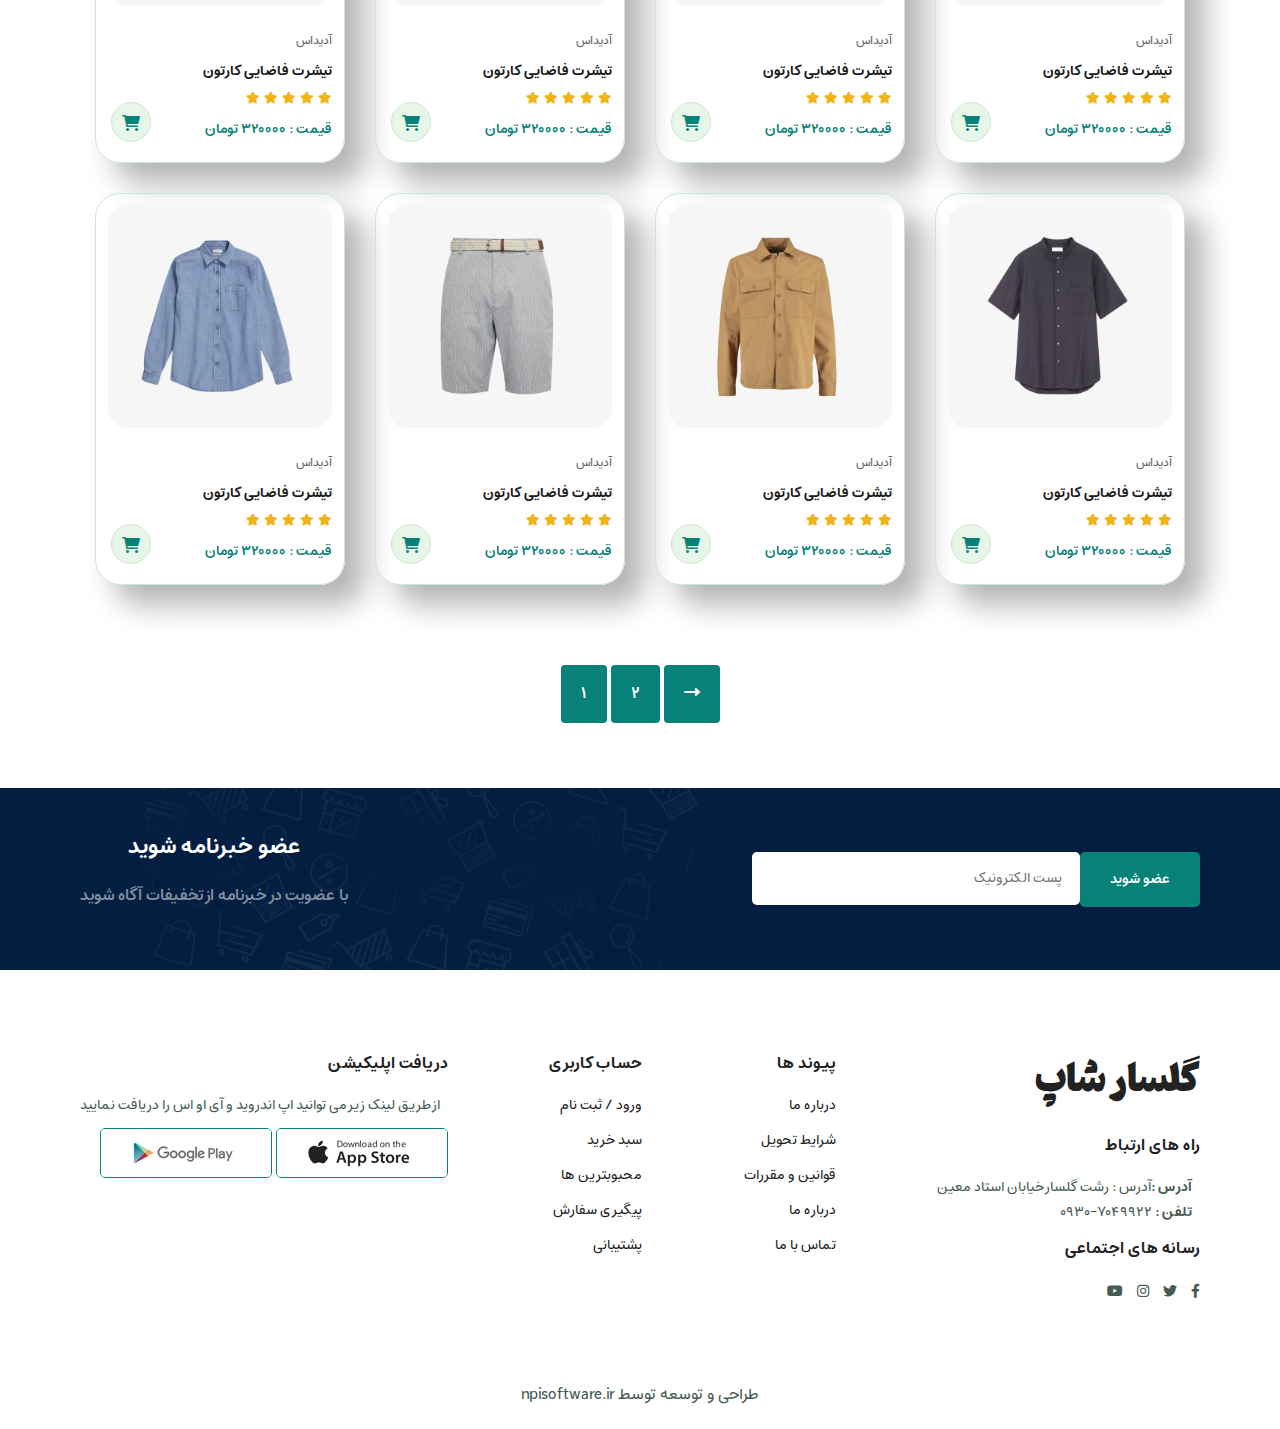
<file: shop.html>
<!DOCTYPE html>
<html lang="en">
<head>
    <meta charset="UTF-8">
    <meta http-equiv="X-UA-Compatible" content="IE=edge">
    <meta name="viewport" content="width=device-width, initial-scale=1.0">
    <link rel="stylesheet" href="https://cdnjs.cloudflare.com/ajax/libs/font-awesome/6.0.0-beta3/css/all.min.css">
    <link rel="stylesheet" href="style.css">
    <title>فروشگاه اینترنتی</title>
</head>
<body>
    <section id="header">
        <a href="#"><h2 class="logo">گلسار شاپ</h2></a>
        <div>
            <ul id="navbar">
                <li><a href="index.html">صفحه اصلی</a></li>
                <li><a href="shop.html" class="active">فروشگاه</a></li>
                <li><a href="blog.html">وبلاگ</a></li>
                <li><a href="about.html">درباره ما</a></li>
                <li><a href="contact.html">تماس با ما</a></li>
                <li><a href="cart.html"><i class="fas fa-shopping-bag"></i></a></li>
                <li><a href="#" id="close"><i class="fas fa-times"></i></a></li>
            </ul>
        </div>
        <div id="mobile">
            <a href="cart.html"><i class="fas fa-shopping-bag"></i></a>
            <i id="bar" class="fas fa-outdent"></i>
        </div>
    </section>
    <section id="page-header">
        <div class="content">
            <h2>در-خانه-بمانیم#</h2>
            <p>با اعمال کد تخفیف از 70% تخفیف بهره مند شوید</p>
        </div>
    </section>
    <section id="product1" class="section-p1">
        <div class="pro-container">
            <div class="pro">
                <img src="img/products/f1.jpg">
                <div class="des">
                    <span>آدیداس</span>
                    <h5>تیشرت فاضایی کارتون</h5>
                    <div class="star">
                        <i class="fas fa-star"></i>
                        <i class="fas fa-star"></i>
                        <i class="fas fa-star"></i>
                        <i class="fas fa-star"></i>
                        <i class="fas fa-star"></i>
                    </div>
                    <h4>قیمت : 320000 تومان</h4>
                </div>
                <a href="#"><i class="fas fa-shopping-cart cart"></i></a>
            </div>
            <div class="pro">
                <img src="img/products/f2.jpg">
                <div class="des">
                    <span>آدیداس</span>
                    <h5>تیشرت فاضایی کارتون</h5>
                    <div class="star">
                        <i class="fas fa-star"></i>
                        <i class="fas fa-star"></i>
                        <i class="fas fa-star"></i>
                        <i class="fas fa-star"></i>
                        <i class="fas fa-star"></i>
                    </div>
                    <h4>قیمت : 320000 تومان</h4>
                </div>
                <a href="#"><i class="fas fa-shopping-cart cart"></i></a>
            </div>
            <div class="pro">
                <img src="img/products/f3.jpg">
                <div class="des">
                    <span>آدیداس</span>
                    <h5>تیشرت فاضایی کارتون</h5>
                    <div class="star">
                        <i class="fas fa-star"></i>
                        <i class="fas fa-star"></i>
                        <i class="fas fa-star"></i>
                        <i class="fas fa-star"></i>
                        <i class="fas fa-star"></i>
                    </div>
                    <h4>قیمت : 320000 تومان</h4>
                </div>
                <a href="#"><i class="fas fa-shopping-cart cart"></i></a>
            </div>
            <div class="pro">
                <img src="img/products/f4.jpg">
                <div class="des">
                    <span>آدیداس</span>
                    <h5>تیشرت فاضایی کارتون</h5>
                    <div class="star">
                        <i class="fas fa-star"></i>
                        <i class="fas fa-star"></i>
                        <i class="fas fa-star"></i>
                        <i class="fas fa-star"></i>
                        <i class="fas fa-star"></i>
                    </div>
                    <h4>قیمت : 320000 تومان</h4>
                </div>
                <a href="#"><i class="fas fa-shopping-cart cart"></i></a>
            </div>
            <div class="pro">
                <img src="img/products/f5.jpg">
                <div class="des">
                    <span>آدیداس</span>
                    <h5>تیشرت فاضایی کارتون</h5>
                    <div class="star">
                        <i class="fas fa-star"></i>
                        <i class="fas fa-star"></i>
                        <i class="fas fa-star"></i>
                        <i class="fas fa-star"></i>
                        <i class="fas fa-star"></i>
                    </div>
                    <h4>قیمت : 320000 تومان</h4>
                </div>
                <a href="#"><i class="fas fa-shopping-cart cart"></i></a>
            </div>
            <div class="pro">
                <img src="img/products/f6.jpg">
                <div class="des">
                    <span>آدیداس</span>
                    <h5>تیشرت فاضایی کارتون</h5>
                    <div class="star">
                        <i class="fas fa-star"></i>
                        <i class="fas fa-star"></i>
                        <i class="fas fa-star"></i>
                        <i class="fas fa-star"></i>
                        <i class="fas fa-star"></i>
                    </div>
                    <h4>قیمت : 320000 تومان</h4>
                </div>
                <a href="#"><i class="fas fa-shopping-cart cart"></i></a>
            </div>
            <div class="pro">
                <img src="img/products/f7.jpg">
                <div class="des">
                    <span>آدیداس</span>
                    <h5>تیشرت فاضایی کارتون</h5>
                    <div class="star">
                        <i class="fas fa-star"></i>
                        <i class="fas fa-star"></i>
                        <i class="fas fa-star"></i>
                        <i class="fas fa-star"></i>
                        <i class="fas fa-star"></i>
                    </div>
                    <h4>قیمت : 320000 تومان</h4>
                </div>
                <a href="#"><i class="fas fa-shopping-cart cart"></i></a>
            </div>
            <div class="pro">
                <img src="img/products/f8.jpg">
                <div class="des">
                    <span>آدیداس</span>
                    <h5>تیشرت فاضایی کارتون</h5>
                    <div class="star">
                        <i class="fas fa-star"></i>
                        <i class="fas fa-star"></i>
                        <i class="fas fa-star"></i>
                        <i class="fas fa-star"></i>
                        <i class="fas fa-star"></i>
                    </div>
                    <h4>قیمت : 320000 تومان</h4>
                </div>
                <a href="#"><i class="fas fa-shopping-cart cart"></i></a>
            </div>
            <div class="pro">
                <img src="img/products/n1.jpg">
                <div class="des">
                    <span>آدیداس</span>
                    <h5>تیشرت فاضایی کارتون</h5>
                    <div class="star">
                        <i class="fas fa-star"></i>
                        <i class="fas fa-star"></i>
                        <i class="fas fa-star"></i>
                        <i class="fas fa-star"></i>
                        <i class="fas fa-star"></i>
                    </div>
                    <h4>قیمت : 320000 تومان</h4>
                </div>
                <a href="#"><i class="fas fa-shopping-cart cart"></i></a>
            </div>
            <div class="pro">
                <img src="img/products/n2.jpg">
                <div class="des">
                    <span>آدیداس</span>
                    <h5>تیشرت فاضایی کارتون</h5>
                    <div class="star">
                        <i class="fas fa-star"></i>
                        <i class="fas fa-star"></i>
                        <i class="fas fa-star"></i>
                        <i class="fas fa-star"></i>
                        <i class="fas fa-star"></i>
                    </div>
                    <h4>قیمت : 320000 تومان</h4>
                </div>
                <a href="#"><i class="fas fa-shopping-cart cart"></i></a>
            </div>
            <div class="pro">
                <img src="img/products/n3.jpg">
                <div class="des">
                    <span>آدیداس</span>
                    <h5>تیشرت فاضایی کارتون</h5>
                    <div class="star">
                        <i class="fas fa-star"></i>
                        <i class="fas fa-star"></i>
                        <i class="fas fa-star"></i>
                        <i class="fas fa-star"></i>
                        <i class="fas fa-star"></i>
                    </div>
                    <h4>قیمت : 320000 تومان</h4>
                </div>
                <a href="#"><i class="fas fa-shopping-cart cart"></i></a>
            </div>
            <div class="pro">
                <img src="img/products/n4.jpg">
                <div class="des">
                    <span>آدیداس</span>
                    <h5>تیشرت فاضایی کارتون</h5>
                    <div class="star">
                        <i class="fas fa-star"></i>
                        <i class="fas fa-star"></i>
                        <i class="fas fa-star"></i>
                        <i class="fas fa-star"></i>
                        <i class="fas fa-star"></i>
                    </div>
                    <h4>قیمت : 320000 تومان</h4>
                </div>
                <a href="#"><i class="fas fa-shopping-cart cart"></i></a>
            </div>
            <div class="pro">
                <img src="img/products/n5.jpg">
                <div class="des">
                    <span>آدیداس</span>
                    <h5>تیشرت فاضایی کارتون</h5>
                    <div class="star">
                        <i class="fas fa-star"></i>
                        <i class="fas fa-star"></i>
                        <i class="fas fa-star"></i>
                        <i class="fas fa-star"></i>
                        <i class="fas fa-star"></i>
                    </div>
                    <h4>قیمت : 320000 تومان</h4>
                </div>
                <a href="#"><i class="fas fa-shopping-cart cart"></i></a>
            </div>
            <div class="pro">
                <img src="img/products/n6.jpg">
                <div class="des">
                    <span>آدیداس</span>
                    <h5>تیشرت فاضایی کارتون</h5>
                    <div class="star">
                        <i class="fas fa-star"></i>
                        <i class="fas fa-star"></i>
                        <i class="fas fa-star"></i>
                        <i class="fas fa-star"></i>
                        <i class="fas fa-star"></i>
                    </div>
                    <h4>قیمت : 320000 تومان</h4>
                </div>
                <a href="#"><i class="fas fa-shopping-cart cart"></i></a>
            </div>
            <div class="pro">
                <img src="img/products/n7.jpg">
                <div class="des">
                    <span>آدیداس</span>
                    <h5>تیشرت فاضایی کارتون</h5>
                    <div class="star">
                        <i class="fas fa-star"></i>
                        <i class="fas fa-star"></i>
                        <i class="fas fa-star"></i>
                        <i class="fas fa-star"></i>
                        <i class="fas fa-star"></i>
                    </div>
                    <h4>قیمت : 320000 تومان</h4>
                </div>
                <a href="#"><i class="fas fa-shopping-cart cart"></i></a>
            </div>
            <div class="pro">
                <img src="img/products/n8.jpg">
                <div class="des">
                    <span>آدیداس</span>
                    <h5>تیشرت فاضایی کارتون</h5>
                    <div class="star">
                        <i class="fas fa-star"></i>
                        <i class="fas fa-star"></i>
                        <i class="fas fa-star"></i>
                        <i class="fas fa-star"></i>
                        <i class="fas fa-star"></i>
                    </div>
                    <h4>قیمت : 320000 تومان</h4>
                </div>
                <a href="#"><i class="fas fa-shopping-cart cart"></i></a>
            </div>
        </div>
    </section>
    <section id="pagination" class="section-p1">
        <a href="#">1</a>
        <a href="#">2</a>
        <a href="#"><i class="fa fa-long-arrow-alt-right"></i></a>
    </section>
    <section id="newsletter" class="section-p1 section-m1">
        <div class="newstext">
            <h4>عضو خبرنامه شوید</h4>
            <p>با عضویت در خبرنامه از تخفیفات آگاه شوید</p>
        </div>
        <div class="form">
            <input type="text" placeholder="پست الکترونیک">
            <button class="normal">عضو شوید</button>
        </div>
    </section>
    <footer class="section-p1">
        <div class="col">
            <a href="#"><h2 class="logo">گلسار شاپ</h2></a>
            <h4>راه های ارتباط</h4>
            <p><strong>آدرس :</strong>آدرس : رشت گلسار خیابان استاد معین</p>
            <p><strong>تلفن : </strong>7049922-0930</p>
            <div class="follow">
                <div class="icon">
                    <h4>رسانه های اجتماعی</h4>
                    <a href="#"><i class="fab fa-facebook-f"></i></a>
                    <a href="#"><i class="fab fa-twitter"></i></a>
                    <a href="#"><i class="fab fa-instagram"></i></a>
                    <a href="#"><i class="fab fa-youtube"></i></a>
                </div>
            </div>
        </div>
        <div class="col">
            <h4>پیوند ها</h4>
            <a href="#">درباره ما</a>
            <a href="#">شرایط تحویل</a>
            <a href="#">قوانین و مقررات</a>
            <a href="">درباره ما</a>
            <a href="#">تماس با ما</a>
        </div>
        <div class="col">
            <h4>حساب کاربری</h4>
            <a href="#">ورود / ثبت نام</a>
            <a href="#">سبد خرید</a>
            <a href="#">محبوبترین ها</a>
            <a href="">پیگیری سفارش</a>
            <a href="#">پشتیبانی</a>
        </div>
        <div class="col install">
            <h4>دریافت اپلیکیشن</h4>
            <p>از طریق لینک زیر می توانید اپ اندروید و آی او اس را دریافت نمایید</p>
            <div class="row">
                <img src="img/pay/app.jpg">
                <img src="img/pay/play.jpg">
            </div>
        </div>
    </footer>
    <div class="copyright">
        <p>طراحی و توسعه توسط npisoftware.ir</p>
    </div>




    <script src="script.js"></script>
</body>
</html>
</file>
<file: style.css>
@font-face { 
    font-family: 'Pinar';
    src: url('./fonts/Pinar-DS1-FD.woff') format('woff');
}

@font-face { 
    font-family: 'Estedad';
    src: url('./fonts/Estedad-VF-FD.woff2') format('woff2-variations');
}

*{
    margin: 0;
    padding: 0;
    box-sizing: border-box;
    font-family: 'Estedad';
}

a{
    text-decoration: none;
}

h1{
    font-size: 40px;
    line-height: 58px;
    color: #222;
}

h2{
    font-size: 42px;
    line-height: 52px;
    color: #222;
}

.logo{
    font-family: 'Pinar';
}

h4{
    font-size: 20px;
    color: #222;
}

h6{
    font-size: 12px;
    font-weight: 700;
}

p{
    font-size: 16px;
    color: #465b54;
    margin: 15px 0 20px 0;
}

.section-p1{
    padding: 40px 80px;
}

.section-m1{
    margin: 40px 0;
}

button.normal{
    font-size: 14px;
    font-weight: 600;
    padding: 15px 30px;
    color: #000;
    background-color: #fff;
    border-radius: 5px;
    cursor: pointer;
    border: none;
    outline: none;
    transition: .2s ease;
}

button.white{
    font-size: 14px;
    font-weight: 600;
    padding: 10px 28px;
    color: #fff;
    background-color: transparent;
    cursor: pointer;
    border: 1px solid #fff;
    outline: none;
    transition: .2s ease;
}

/* Header Starts */
#header{
    display: flex;
    align-items: center;
    justify-content: space-between;
    padding: 20px 60px;
    background-color: #e3e6f3;
    box-shadow: 0 5px 15px rgba(0,0,0,0.06);
    z-index: 999;
    position: sticky;
    top: 0;
    left: 0;
}

#navbar{
    display: flex;
    align-items: center;
    justify-content: center;
    direction: rtl;
}

#navbar li{
    list-style: none;
    padding: 0 20px;
    position: relative;
}

#navbar li a{
    font-size: 16px;
    font-weight: 600;
    color: #1a1a1a;
}

#navbar li a:hover,
#navbar li a.active{
    color: #088178;
    transition: .3s ease;
}

#navbar li a.active::after,
#navbar li a:hover::after{
    content: "";
    width: 30%;
    height: 2px;
    background-color: #088178;
    position: absolute;
    bottom: -4px;
    right: 20px;
}

#mobile,#close{
    display: none;
}

/* Home Page */
#hero{
    background-image: url('img/hero4.png');
    height: 90vh;
    width: 100%;
    background-size: cover;
    background-position: top 25% right 25%;
    padding: 0 80px;
    display: flex;
    flex-direction: column;
    align-items: flex-start;
    justify-content: center;
}

#hero .content{
    direction: rtl;
    margin-right: 40vw;
    margin-left: 15vw;
}

#hero h1{
    color: #088178;
}

#hero button{
    background-image: url('img/button.png');
    background-color: transparent;
    color: #088178;
    border: 0;
    padding: 14px 80px 14px 65px;
    cursor: pointer;
    background-repeat: no-repeat;
    font-weight: 700;
    font-size: 14px;
}

#feature{
    display: flex;
    align-items: center;
    justify-content: space-between;
    flex-wrap: wrap;
}

#feature .fe-box{
    width: 180px;
    text-align: center;
    padding: 25px 15px;
    box-shadow: 20px 20px 34px rgba(0,0,0,0.03);
    border: 1px solid #cce7d0;
    border-radius: 5px;
    margin: 15px 0;
}

#feature .fe-box:hover{
    box-shadow: 10px 10px 54px rgba(70,62,211,0.1);
}

#feature .fe-box img{
    width: 100%;
    margin-bottom: 10px;
}

#feature .fe-box h6{
    display: inline-block;
    padding: 8px 6px;
    line-height: 1;
    border-radius: 5px;
    color: #088178;
    background-color: #fddde4;
}

#product1{
    text-align: center;
}

#product1 .pro-container{
    display: flex;
    flex-wrap: wrap;
    justify-content: space-between;
    padding-top: 20px;
}

#product1 .pro{
    width: 20%;
    min-width: 250px;
    padding: 10px 12px;
    border: 1px solid #cce7d0;
    border-radius: 25px;
    cursor: pointer;
    box-shadow: 20px 20px 30px rgba(0,0,0,0.3);
    margin: 15px;
    transition: .3 ease;
    position: relative;
}

#product1 .pro:hover{
    box-shadow: 20px 20px 30px rgba(0,0,0,0.6);
}

#product1 .pro img{
    width: 100%;
    border-radius: 20px;
}

#product1 .pro .des{
    direction: rtl;
    text-align: start;
    padding: 10px 0;
}

#product1 .pro .des span{
    color: #606063;
    font-size: 12px;
}

#product1 .pro .des h5{
    padding-top: 5px;
    color: #1a1a1a;
    font-size: 14px;
}

#product1 .pro .des i{
    font-size: 12px;
    color: rgb(240, 180, 25);
}

#product1 .pro .des h4{
    padding-top: 5px;
    font-size: 14px;
    font-weight: 600;
    color: #088178;
}

#product1 .pro .cart{
    width: 40px;
    height: 40px;
    line-height: 40px;
    border-radius: 50px;
    background-color: #e8f6ea;
    color: #088178;
    font-weight: 600;
    border: 1px solid #cce7d0;
    position: absolute;
    bottom: 20px;
    left: 15px;
}

#banner{
    display: flex;
    flex-direction: column;
    text-align: center;
    justify-content: center;
    align-items: center;
    width: 100%;
    height: 40vh;
    background-image: url('img/banner/b2.jpg');
    background-position: center;
    background-size: cover;
}

#banner h4{
    color: #fff;
    font-size: 16px;
}

#banner h2{
    color: #fff;
    font-size: 30px;
    padding: 10px 0;
}

#banner h2 span{
    color: #ef3636;
}

#banner button:hover{
    background: #088178;
    color: #fff;
}

#sm-banner{
    display: flex;
    flex-wrap: wrap;
    justify-content: space-evenly;
}

#sm-banner .banner-box{
    display: flex;
    flex-direction: column;
    direction: rtl;
    text-align: center;
    justify-content: center;
    align-items: center;
    width: 530px;
    max-width: 550px;
    height: 50vh;
    background-image: url('img/banner/b17.jpg');
    background-position: center;
    background-size: cover;
    padding: 20px;
}

#sm-banner .banner-box2{
    background: url('img/banner/b10.jpg');
}

#sm-banner button:hover{
    color: #fff;
    background: #088178;
}

#sm-banner h4{
    color: #fff;
    font-size: 16px;
    font-weight: 300;
}

#sm-banner h2{
    color: #fff;
    font-size: 24px;
    font-weight: 600;
}

#sm-banner span{
    color: #fff;
    font-size: 16px;
    font-weight: 400;
    padding-bottom: 15px;
}

#banner3{
    display: flex;
    justify-content: space-between;
    flex-wrap: wrap;
    padding: 0 80px;
}

#banner3 .banner-box{
    display: flex;
    flex-direction: column;
    direction: rtl;
    text-align: center;
    justify-content: center;
    align-items: center;
    min-width: 30%;
    height: 30vh;
    background-image: url('img/banner/b7.jpg');
    background-position: center;
    background-size: cover;
    padding: 20px;
    margin-bottom: 20px;
}

#banner3 .banner-box2{
    background-image: url('img/banner/b4.jpg');
}

#banner3 .banner-box3{
    background-image: url('img/banner/b18.jpg');
}

#banner3 h2{
    font-size: 22px;
    font-weight: 900;
    color: #fff;
}

#banner3 h3{
    font-size: 18px;
    font-weight: 800;
    color: #fff;
}

#newsletter{
    display: flex;
    flex-wrap: wrap;
    justify-content: space-between;
    align-items: center;
    background-image: url('img/banner/b14.png');
    background-repeat: no-repeat;
    background-position: 20% 30%;
    background-color: #041e42;
}

.newstext{
    text-align: center;
}

#newsletter h4{
    color: #fff;
    font-weight: 700;
    font-size: 22px;
}

#newsletter p{
    font-size: 16px;
    font-weight: 600;
    color: #818ea0;
}

#newsletter .form{
    display: flex;
    width: 40%;
}

#newsletter input{
    height: 3.35rem;
    padding: 0 1.25em;
    font-size: 14px;
    width: 100%;
    border: 1px solid transparent;
    border-radius: 5px;
    outline: none;
    direction: rtl;
}

#newsletter button{
    background-color: #088178;
    color: #fff;
    white-space: nowrap;
}

footer{
    direction: rtl;
    display: flex;
    flex-wrap: wrap;
    justify-content: space-between;
}

footer .col{
    display: flex;
    flex-direction: column;
    justify-content: flex-start;
    direction: rtl;
    margin-bottom: 20px;
}

footer .logo{
    margin-bottom: 20px;
}

footer .icon{
    margin-top: 10px;
    font-size: 16px;
}

footer h4{
    font-size: 16px;
    padding-bottom: 15px;
}

footer p{
    font-size: 14px;
    margin: 0 8px 0 0;
}

footer a{
    color: #222;
    margin-bottom: 10px;
    font-size: 14px;

}

footer .follow i{
    font-size: 14px;
    color: #465b54;
    padding-left: 10px;
    cursor: pointer;
}

footer .install .row img{
    border: 1px solid #088178;
    border-radius: 5px;
    cursor: pointer;
    margin-top: 10px;
}

footer .follow i:hover,
footer a:hover{
    color: #088178;
}

.copyright{
    direction: rtl;
    text-align: center;
}

/* shop page */
#page-header{
    background-image: url(./img/banner/b1.jpg);
    width: 100%;
    height: 40vh;
    background-size: cover;
    display: flex;
    justify-content: center;
    text-align: center;
    flex-direction: column;
    padding: 14px;
}

#page-header p,
#page-header h2{
    color: #fff;
}

#pagination{
    text-align: center;
}

#pagination a{
    text-decoration: none;
    background-color: #088178;
    padding: 15px 20px;
    border-radius: 4px;
    font-weight: 600;
    color: #fff;
}

#pagination a i{
    font-size: 16px;
    font-weight: 600;
}

/* product page */
#prodetails{
    display: flex;
    margin-top: 20px;
}

#prodetails .single-pro-image{
    width: 40%;
    margin-right: 50px;
}

.small-img-group{
    display: flex;
    justify-content: space-between;
}

.small-img-col{
    flex-basis: 24%;
    cursor: pointer;
}

#prodetails .single-pro-details{
    width: 50%;
    direction: rtl;
    padding-top: 30px;
}

.single-pro-details h4{
    padding: 10px 0;
}

.single-pro-details h2{
    font-size: 24px;
}

.single-pro-details select{
    display: block;
    padding: 5px 10px;
    margin-bottom: 10px;
}

.single-pro-details input{
    width: 70px;
    height: 47px;
    padding-right: 10px;
    font-size: 16px;
    margin-left: 10px;
}

.single-pro-details select:focus,
.single-pro-details input:focus{
    outline: none;
}

.single-pro-details button.normal{
    line-height: 20px;
    background-color: #088178;
    color: #fff;
}

.single-pro-details span{
    text-align: justify;
    line-height: 20px;
}

/* blog page */
#page-header.blog-header{
    background-image: url('img/banner/b16.jpg');
}

#blog{
    padding: 150px 150px 0 150px;
}

#blog .blog-box{
    display: flex;
    align-items: center;
    width: 100%;
    margin-bottom: 60px;
}

#blog .blog-img{
    width: 50%;
    margin-right: 40px;
}

#blog img{
    width: 100%;
    height: 300px;
    object-fit: cover;
}

#blog .blog-details{
    direction: rtl;
    width: 50%;
}

#blog .blog-details a{
    color: #fff;
    background-color: #088178;
    border-radius: 5px;
    border: none;
    outline: none;
    padding: 5px 10px;
}

#blog .blog-details h6{
    margin-top: 10px;
}






/* media queries */
@media (max-width:799px) {
    .section-p1{
        padding: 40px 40px;
    }

    #navbar{
        display: flex;
        flex-direction: column ;
        align-items: center;
        justify-content: center;
        position: fixed;
        top: 0;
        right: -200px;
        height: 100vh;
        width: 200px;
        background-color: #e3e6f3;
        box-shadow: 0 40px 60px rgba(0,0,0,0.2);
        transition: .5s ease;
    }

    #navbar.active{
        right: 0;
    }

    #navbar li{
        margin-top: 50px;
        
    } 

    #mobile{
        display: block;
        cursor: pointer;
        font-size: 22px;
    }

    #mobile a{
        color: #1a1a1a;
        padding-right: 20px;
    }

    #close{
        position: absolute;
        display: block;
        top: -550px;
        left: -60px;
    }

    #hero{
        height: 70vh;
        width: 100%;
        background-position: left 20% right 10%;
        padding: 0 40px;
        text-align: center;
    }

    #hero button{
        min-width: 300px;
        font-size: 14px;
        padding: 14px 110px 14px 45px;
    }

    #feature{
        justify-content: center;
    }

    #feature .fe-box{
        width: 33%;
        height: auto;
        margin: 10px 10px;
    }

    #product .pro-container{
        justify-content: center;
        text-align: center;
    }

    /* product page */
    #prodetails{
        display: flex;
        flex-direction: column;
    }

    #prodetails .single-pro-image,
    #prodetails .single-pro-details{
        width: 100%;
    }

    /* blog page */
    #blog{
        padding: 80px 20px 0 20px;
    }

    #blog .blog-box{
        display: flex;
        flex-direction: column;
        justify-content: flex-start;
    }

    #blog .blog-img{
        width: 100%;
        margin-right: 0;
    }

    #blog .blog-details{
        width: 100%;
    }
}
</file>
